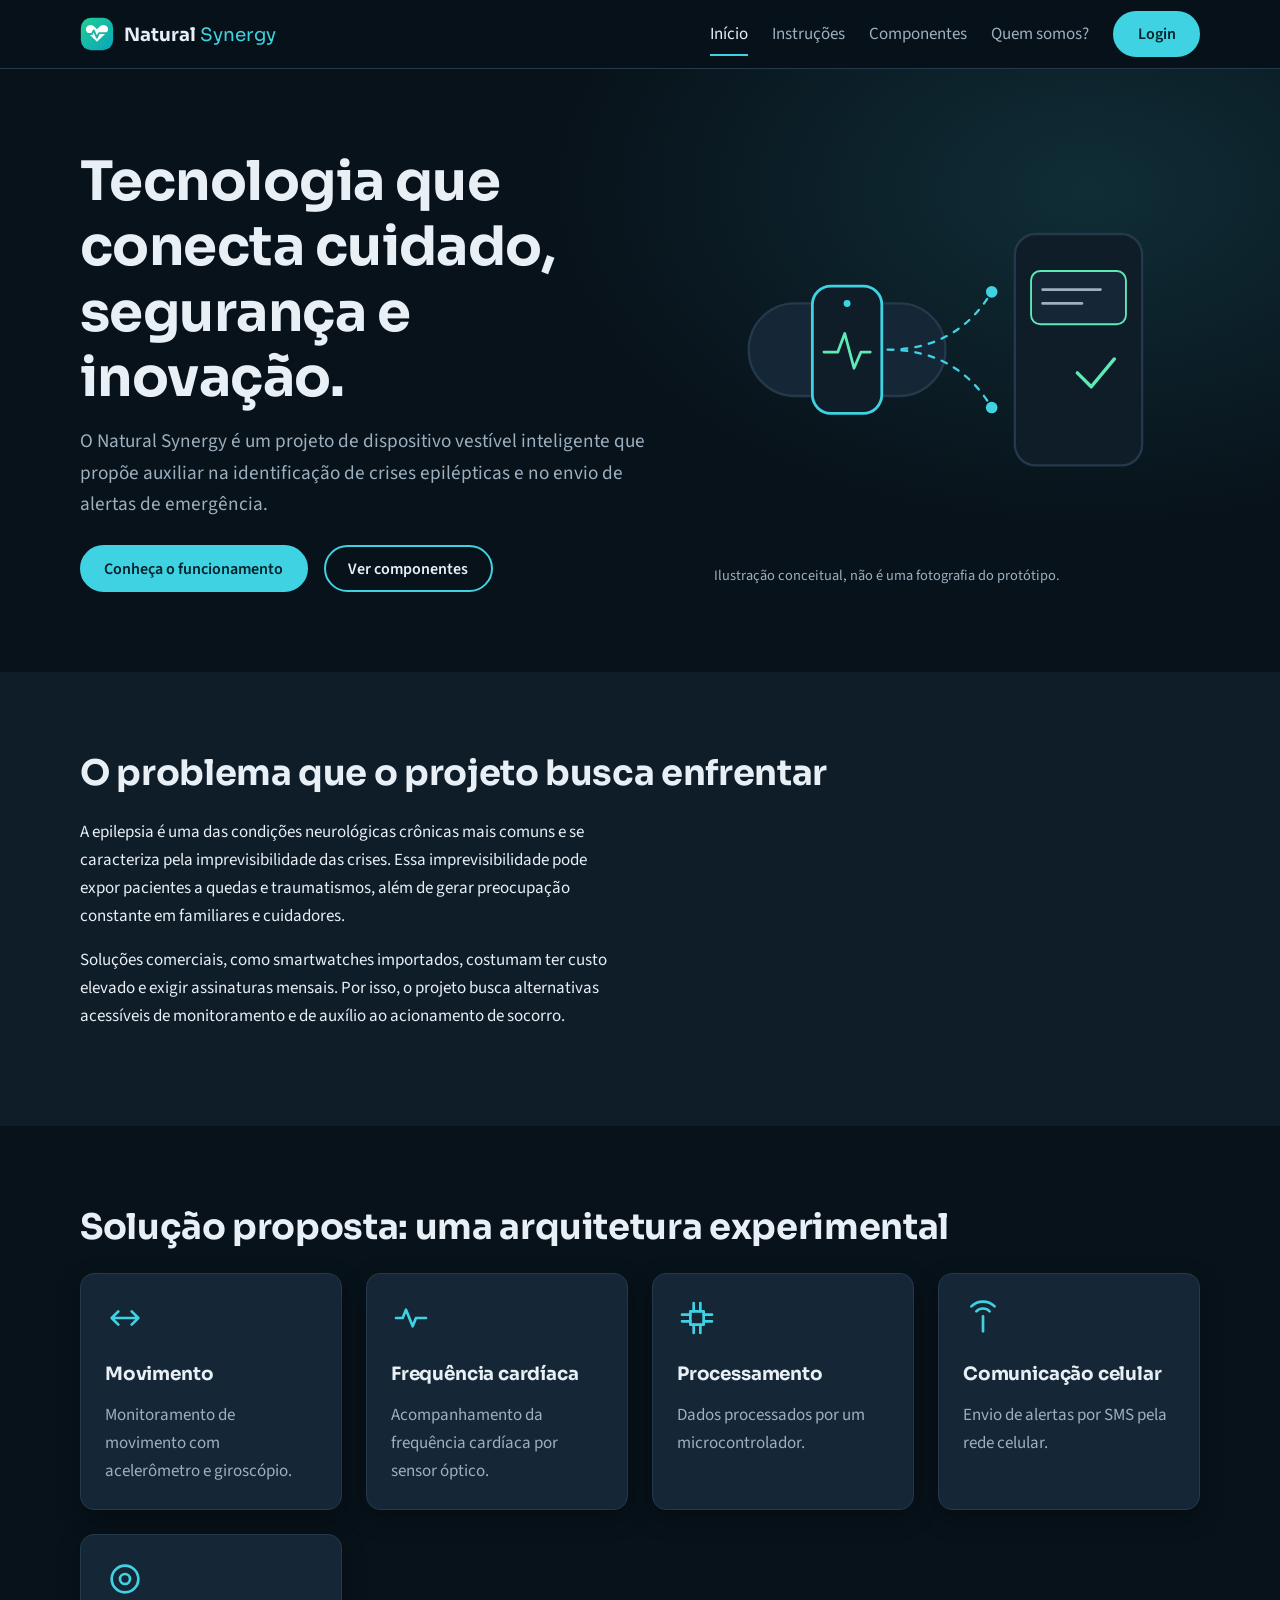
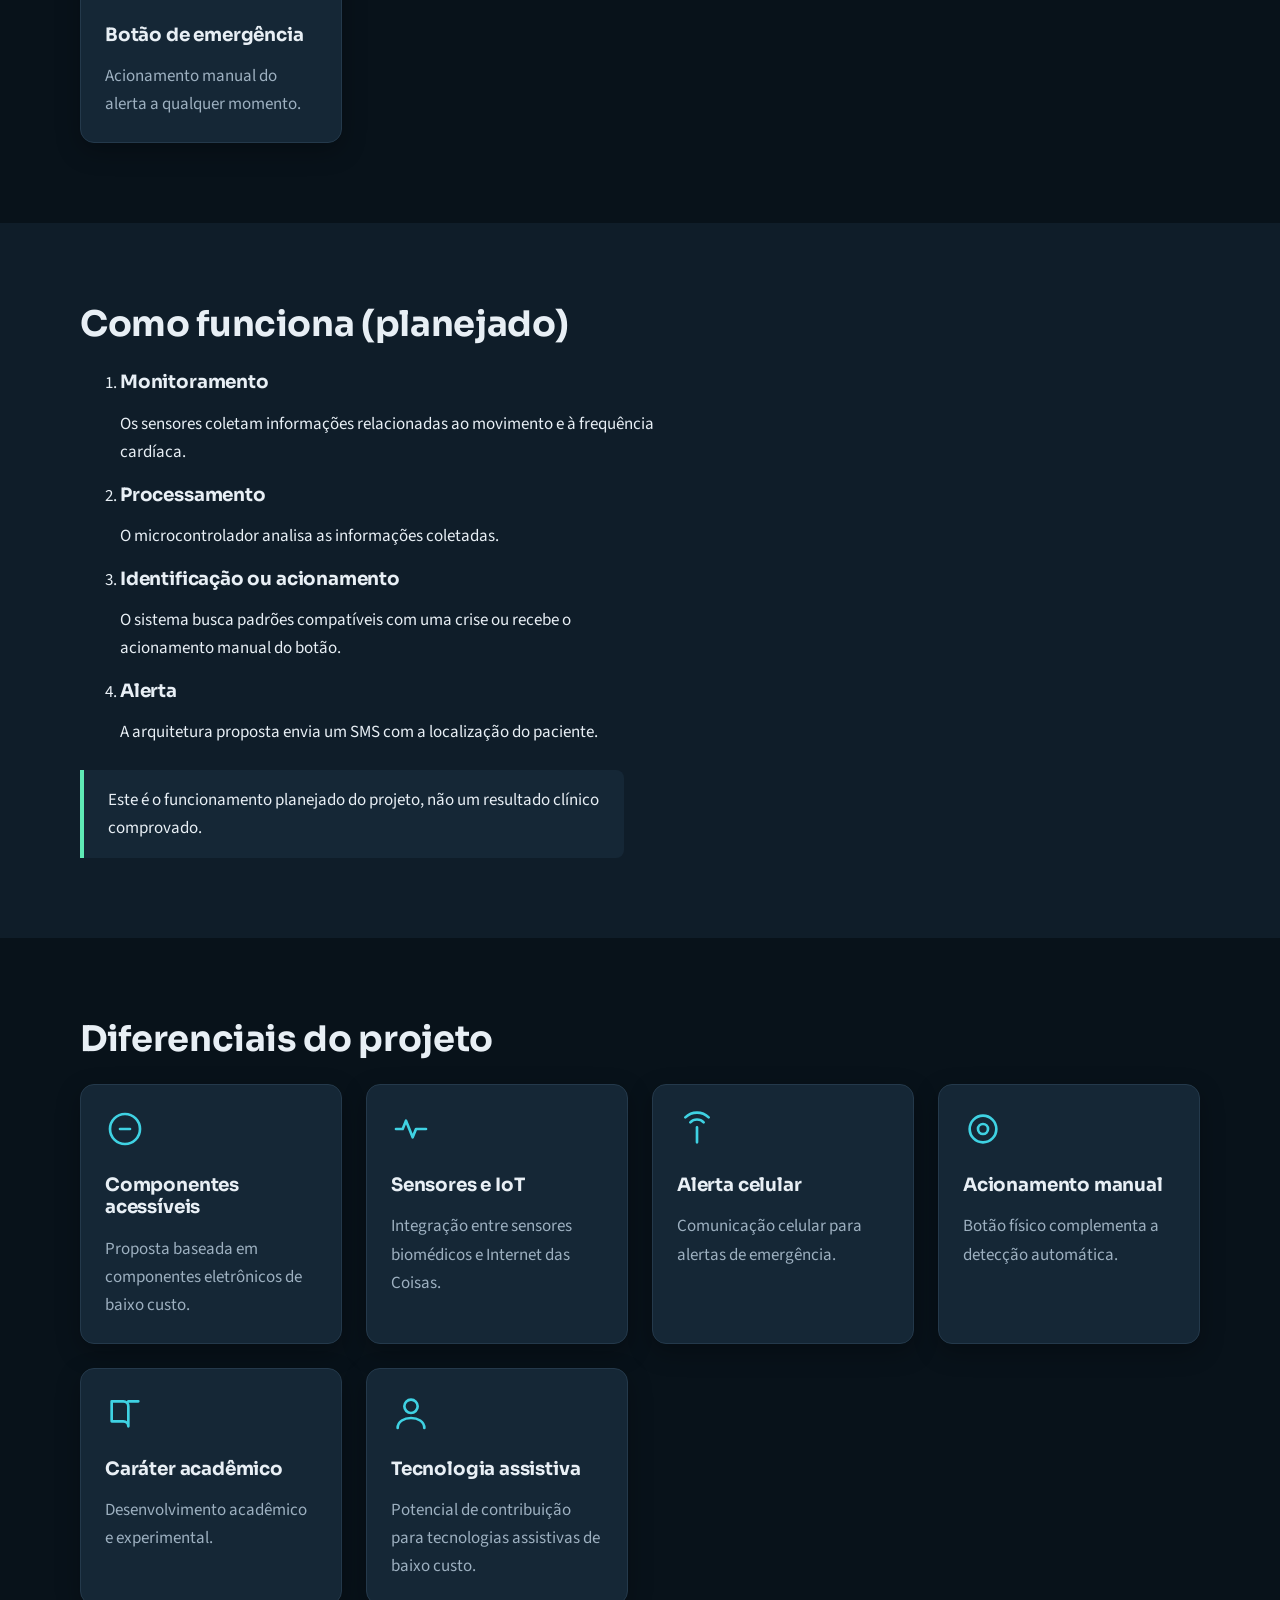
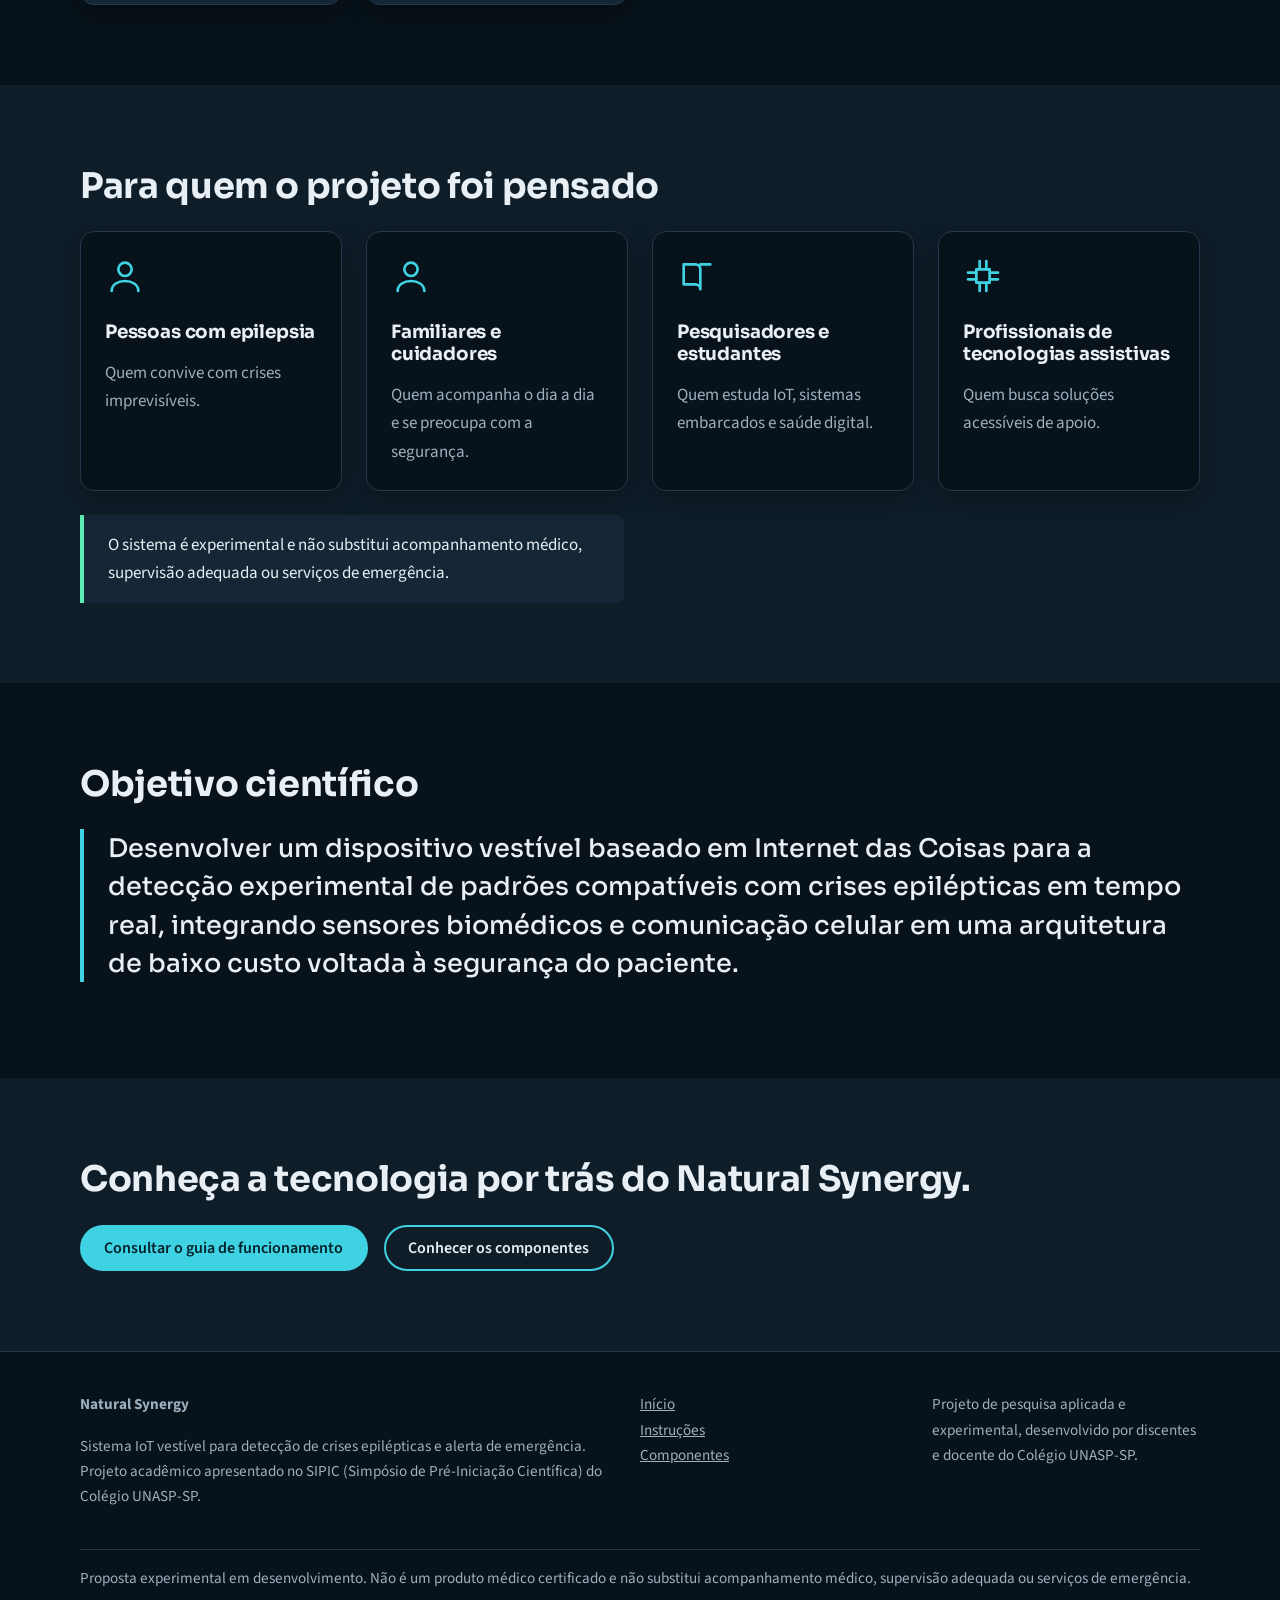
<file: frontend/index.html>
<!DOCTYPE html>
<html lang="pt-BR">
    <head>
        <meta charset="utf-8">
        <meta name="viewport" content="width=device-width, initial-scale=1">
        <title>Início | Natural Synergy</title>
        <meta name="description" content="Natural Synergy: sistema IoT vestível experimental para detecção de crises epilépticas e alerta de emergência.">
        <link rel="icon" type="image/svg+xml" href="imgs/natural-synergy-logo.svg">
        <link rel="apple-touch-icon" href="imgs/natural-synergy-logo.svg">
        <link rel="preconnect" href="https://fonts.googleapis.com">
        <link rel="preconnect" href="https://fonts.gstatic.com" crossorigin>
        <link rel="stylesheet" href="https://fonts.googleapis.com/css2?family=Sora:wght@400;600;700&family=Source+Sans+3:wght@400;600&display=swap">
        <link rel="stylesheet" href="css/global.css">
    </head>

    <body>

        <a class="skip-link" href="#conteudo">Ir para o conteúdo</a>

        <header class="site-header">
            <div class="container">
                <a class="brand" href="index.html" aria-label="Natural Synergy, página inicial">
                    <img src="imgs/natural-synergy-logo.svg" alt="" aria-hidden="true">
                    <p style="margin:0">
                        Natural
                        <span>Synergy</span>
                    </p>
                </a>
                <button class="nav-toggle" aria-expanded="false" aria-controls="site-nav" aria-label="Abrir menu">Menu</button>
                <nav class="site-nav" id="site-nav" aria-label="Principal">
                    <ul>
                        <li>
                            <a href="index.html" aria-current="page">Início</a>
                        </li>
                        <li>
                            <a href="pages/instrucoes.html">Instruções</a>
                        </li>
                        <li>
                            <a href="pages/produto.html">Componentes</a>
                        </li>
                        <li>
                            <a href="pages/quem-somos.html">Quem somos?</a>
                        </li>
                        <li>
                            <a class="btn btn--primary" href="./pages/login.html">Login</a>
                        </li>
                    </ul>
                </nav>
            </div>
        </header>

        <main id="conteudo">

            <section class="hero">
                <div class="container">
                    <div class="hero-content">
                        <h1>Tecnologia que conecta cuidado, segurança e inovação.</h1>
                        <p>O Natural Synergy é um projeto de dispositivo vestível inteligente que propõe auxiliar na identificação de crises epilépticas e no envio de alertas de emergência.</p>
                        <div class="btn-row">
                            <a class="btn btn--primary" href="pages/instrucoes.html">Conheça o funcionamento</a>
                            <a class="btn btn--ghost" href="pages/produto.html">Ver componentes</a>
                        </div>
                    </div>
                    <figure class="hero-visual">
                        <svg viewBox="0 0 420 340" role="img" aria-labelledby="hv-t" fill="none" stroke-linecap="round" stroke-linejoin="round">
                            <title id="hv-t">Ilustração conceitual: pulseira com sensores que envia um alerta por SMS a um contato de emergência</title>
                            <rect x="30" y="130" width="170" height="80" rx="40" fill="#152736" stroke="#24394b" stroke-width="2"/>
                            <rect x="85" y="115" width="60" height="110" rx="16" fill="#0f1d29" stroke="#3fd2e3" stroke-width="2.4"/>
                            <path d="M95 172h12l6-16 8 30 6-14h8" stroke="#5eeab5" stroke-width="2.4"/>
                            <circle cx="115" cy="130" r="3" fill="#3fd2e3"/>
                            <path d="M150 170q60 0 90-50M150 170q60 0 90 50" stroke="#3fd2e3" stroke-width="2" stroke-dasharray="5 7"/>
                            <rect x="260" y="70" width="110" height="200" rx="18" fill="#0f1d29" stroke="#24394b" stroke-width="2"/>
                            <rect x="274" y="102" width="82" height="46" rx="8" fill="#152736" stroke="#5eeab5" stroke-width="1.6"/>
                            <path d="M284 118h50M284 130h34" stroke="#9db0c0" stroke-width="2.4"/>
                            <path d="M314 190l12 12 20-24" stroke="#5eeab5" stroke-width="3"/>
                            <circle cx="240" cy="120" r="5" fill="#3fd2e3"/>
                            <circle cx="240" cy="220" r="5" fill="#3fd2e3"/>
                        </svg>
                        <figcaption>Ilustração conceitual, não é uma fotografia do protótipo.</figcaption>
                    </figure>
                </div>
            </section>

            <section class="section section--alt" id="problema">
                <div class="container">
                    <h2 class="section-title">O problema que o projeto busca enfrentar</h2>
                    <p>A epilepsia é uma das condições neurológicas crônicas mais comuns e se caracteriza pela imprevisibilidade das crises. Essa imprevisibilidade pode expor pacientes a quedas e traumatismos, além de gerar preocupação constante em familiares e cuidadores.</p>
                    <p>Soluções comerciais, como smartwatches importados, costumam ter custo elevado e exigir assinaturas mensais. Por isso, o projeto busca alternativas acessíveis de monitoramento e de auxílio ao acionamento de socorro.</p>
                </div>
            </section>

            <section class="section" id="solucao">
                <div class="container">
                    <h2 class="section-title">Solução proposta: uma arquitetura experimental</h2>
                    <ul class="feature-grid">
                        <li class="feature-card">
                            <svg class="icon" viewBox="0 0 24 24" fill="none" stroke="currentColor" stroke-width="1.6" stroke-linecap="round" stroke-linejoin="round" aria-hidden="true">
                                <path d="M4 12h16M8 8l-4 4 4 4M16 8l4 4-4 4"/>
                            </svg>
                            <h3>Movimento</h3>
                            <p>Monitoramento de movimento com acelerômetro e giroscópio.</p>
                        </li>
                        <li class="feature-card">
                            <svg class="icon" viewBox="0 0 24 24" fill="none" stroke="currentColor" stroke-width="1.6" stroke-linecap="round" stroke-linejoin="round" aria-hidden="true">
                                <path d="M3 12h4l2-5 4 10 2-5h6"/>
                            </svg>
                            <h3>Frequência cardíaca</h3>
                            <p>Acompanhamento da frequência cardíaca por sensor óptico.</p>
                        </li>
                        <li class="feature-card">
                            <svg class="icon" viewBox="0 0 24 24" fill="none" stroke="currentColor" stroke-width="1.6" stroke-linecap="round" stroke-linejoin="round" aria-hidden="true">
                                <rect x="8" y="8" width="8" height="8"/>
                                <path d="M10 3v5M14 3v5M10 16v5M14 16v5M3 10h5M3 14h5M16 10h5M16 14h5"/>
                            </svg>
                            <h3>Processamento</h3>
                            <p>Dados processados por um microcontrolador.</p>
                        </li>
                        <li class="feature-card">
                            <svg class="icon" viewBox="0 0 24 24" fill="none" stroke="currentColor" stroke-width="1.6" stroke-linecap="round" stroke-linejoin="round" aria-hidden="true">
                                <path d="M12 20v-9M8 8a5.6 5.6 0 0 1 8 0M5 5a10 10 0 0 1 14 0"/>
                            </svg>
                            <h3>Comunicação celular</h3>
                            <p>Envio de alertas por SMS pela rede celular.</p>
                        </li>
                        <li class="feature-card">
                            <svg class="icon" viewBox="0 0 24 24" fill="none" stroke="currentColor" stroke-width="1.6" stroke-linecap="round" stroke-linejoin="round" aria-hidden="true">
                                <circle cx="12" cy="12" r="8"/>
                                <circle cx="12" cy="12" r="3"/>
                            </svg>
                            <h3>Botão de emergência</h3>
                            <p>Acionamento manual do alerta a qualquer momento.</p>
                        </li>
                    </ul>
                </div>
            </section>

            <section class="section section--alt" id="como-funciona">
                <div class="container">
                    <h2 class="section-title">Como funciona (planejado)</h2>
                    <ol class="flow">
                        <li>
                            <h3>Monitoramento</h3>
                            <p>Os sensores coletam informações relacionadas ao movimento e à frequência cardíaca.</p>
                        </li>
                        <li>
                            <h3>Processamento</h3>
                            <p>O microcontrolador analisa as informações coletadas.</p>
                        </li>
                        <li>
                            <h3>Identificação ou acionamento</h3>
                            <p>O sistema busca padrões compatíveis com uma crise ou recebe o acionamento manual do botão.</p>
                        </li>
                        <li>
                            <h3>Alerta</h3>
                            <p>A arquitetura proposta envia um SMS com a localização do paciente.</p>
                        </li>
                    </ol>
                    <div class="callout" style="margin-top:1.5rem">
                        <p>Este é o funcionamento planejado do projeto, não um resultado clínico comprovado.</p>
                    </div>
                </div>
            </section>

            <section class="section" id="diferenciais">
                <div class="container">
                    <h2 class="section-title">Diferenciais do projeto</h2>
                    <ul class="feature-grid">
                        <li class="feature-card">
                            <svg class="icon" viewBox="0 0 24 24" fill="none" stroke="currentColor" stroke-width="1.6" stroke-linecap="round" stroke-linejoin="round" aria-hidden="true">
                                <circle cx="12" cy="12" r="9"/>
                                <path d="M9 12h6"/>
                            </svg>
                            <h3>Componentes acessíveis</h3>
                            <p>Proposta baseada em componentes eletrônicos de baixo custo.</p>
                        </li>
                        <li class="feature-card">
                            <svg class="icon" viewBox="0 0 24 24" fill="none" stroke="currentColor" stroke-width="1.6" stroke-linecap="round" stroke-linejoin="round" aria-hidden="true">
                                <path d="M3 12h4l2-5 4 10 2-5h6"/>
                            </svg>
                            <h3>Sensores e IoT</h3>
                            <p>Integração entre sensores biomédicos e Internet das Coisas.</p>
                        </li>
                        <li class="feature-card">
                            <svg class="icon" viewBox="0 0 24 24" fill="none" stroke="currentColor" stroke-width="1.6" stroke-linecap="round" stroke-linejoin="round" aria-hidden="true">
                                <path d="M12 20v-9M8 8a5.6 5.6 0 0 1 8 0M5 5a10 10 0 0 1 14 0"/>
                            </svg>
                            <h3>Alerta celular</h3>
                            <p>Comunicação celular para alertas de emergência.</p>
                        </li>
                        <li class="feature-card">
                            <svg class="icon" viewBox="0 0 24 24" fill="none" stroke="currentColor" stroke-width="1.6" stroke-linecap="round" stroke-linejoin="round" aria-hidden="true">
                                <circle cx="12" cy="12" r="8"/>
                                <circle cx="12" cy="12" r="3"/>
                            </svg>
                            <h3>Acionamento manual</h3>
                            <p>Botão físico complementa a detecção automática.</p>
                        </li>
                        <li class="feature-card">
                            <svg class="icon" viewBox="0 0 24 24" fill="none" stroke="currentColor" stroke-width="1.6" stroke-linecap="round" stroke-linejoin="round" aria-hidden="true">
                                <path d="M4 5h7a3 3 0 0 1 3 3v12a3 3 0 0 0-3-3H4zM20 5h-6"/>
                            </svg>
                            <h3>Caráter acadêmico</h3>
                            <p>Desenvolvimento acadêmico e experimental.</p>
                        </li>
                        <li class="feature-card">
                            <svg class="icon" viewBox="0 0 24 24" fill="none" stroke="currentColor" stroke-width="1.6" stroke-linecap="round" stroke-linejoin="round" aria-hidden="true">
                                <circle cx="12" cy="8" r="4"/>
                                <path d="M4 21c0-4 4-6 8-6s8 2 8 6"/>
                            </svg>
                            <h3>Tecnologia assistiva</h3>
                            <p>Potencial de contribuição para tecnologias assistivas de baixo custo.</p>
                        </li>
                    </ul>
                </div>
            </section>

            <section class="section section--alt" id="publico">
                <div class="container">
                    <h2 class="section-title">Para quem o projeto foi pensado</h2>
                    <ul class="feature-grid">
                        <li class="feature-card">
                            <svg class="icon" viewBox="0 0 24 24" fill="none" stroke="currentColor" stroke-width="1.6" stroke-linecap="round" stroke-linejoin="round" aria-hidden="true">
                                <circle cx="12" cy="8" r="4"/>
                                <path d="M4 21c0-4 4-6 8-6s8 2 8 6"/>
                            </svg>
                            <h3>Pessoas com epilepsia</h3>
                            <p>Quem convive com crises imprevisíveis.</p>
                        </li>
                        <li class="feature-card">
                            <svg class="icon" viewBox="0 0 24 24" fill="none" stroke="currentColor" stroke-width="1.6" stroke-linecap="round" stroke-linejoin="round" aria-hidden="true">
                                <circle cx="12" cy="8" r="4"/>
                                <path d="M4 21c0-4 4-6 8-6s8 2 8 6"/>
                            </svg>
                            <h3>Familiares e cuidadores</h3>
                            <p>Quem acompanha o dia a dia e se preocupa com a segurança.</p>
                        </li>
                        <li class="feature-card">
                            <svg class="icon" viewBox="0 0 24 24" fill="none" stroke="currentColor" stroke-width="1.6" stroke-linecap="round" stroke-linejoin="round" aria-hidden="true">
                                <path d="M4 5h7a3 3 0 0 1 3 3v12a3 3 0 0 0-3-3H4zM20 5h-6"/>
                            </svg>
                            <h3>Pesquisadores e estudantes</h3>
                            <p>Quem estuda IoT, sistemas embarcados e saúde digital.</p>
                        </li>
                        <li class="feature-card">
                            <svg class="icon" viewBox="0 0 24 24" fill="none" stroke="currentColor" stroke-width="1.6" stroke-linecap="round" stroke-linejoin="round" aria-hidden="true">
                                <rect x="8" y="8" width="8" height="8"/>
                                <path d="M10 3v5M14 3v5M10 16v5M14 16v5M3 10h5M3 14h5M16 10h5M16 14h5"/>
                            </svg>
                            <h3>Profissionais de tecnologias assistivas</h3>
                            <p>Quem busca soluções acessíveis de apoio.</p>
                        </li>
                    </ul>
                    <div class="callout" style="margin-top:1.5rem">
                        <p>O sistema é experimental e não substitui acompanhamento médico, supervisão adequada ou serviços de emergência.</p>
                    </div>
                </div>
            </section>

            <section class="section" id="objetivo">
                <div class="container">
                    <h2 class="section-title">Objetivo científico</h2>
                    <p class="goal">Desenvolver um dispositivo vestível baseado em Internet das Coisas para a detecção experimental de padrões compatíveis com crises epilépticas em tempo real, integrando sensores biomédicos e comunicação celular em uma arquitetura de baixo custo voltada à segurança do paciente.</p>
                </div>
            </section>

            <section class="section section--alt">
                <div class="container">
                    <h2 class="section-title">Conheça a tecnologia por trás do Natural Synergy.</h2>
                    <div class="btn-row">
                        <a class="btn btn--primary" href="pages/instrucoes.html">Consultar o guia de funcionamento</a>
                        <a class="btn btn--ghost" href="pages/produto.html">Conhecer os componentes</a>
                    </div>
                </div>
            </section>

        </main>

        <footer class="site-footer">
            <div class="container">
                <div>
                    <p>
                        <strong>Natural Synergy</strong>
                    </p>
                    <p>Sistema IoT vestível para detecção de crises epilépticas e alerta de emergência. Projeto acadêmico apresentado no SIPIC (Simpósio de Pré-Iniciação Científica) do Colégio UNASP-SP.</p>
                </div>
                <nav aria-label="Rodapé">
                    <ul>
                        <li>
                            <a href="index.html">Início</a>
                        </li>
                        <li>
                            <a href="pages/instrucoes.html">Instruções</a>
                        </li>
                        <li>
                            <a href="pages/produto.html">Componentes</a>
                        </li>
                    </ul>
                </nav>
                <p>Projeto de pesquisa aplicada e experimental, desenvolvido por discentes e docente do Colégio UNASP-SP.</p>
                <p class="notice">Proposta experimental em desenvolvimento. Não é um produto médico certificado e não substitui acompanhamento médico, supervisão adequada ou serviços de emergência.</p>
            </div>
        </footer>

        <script src="js/script.js"></script>

    </body>

</html>
</file>
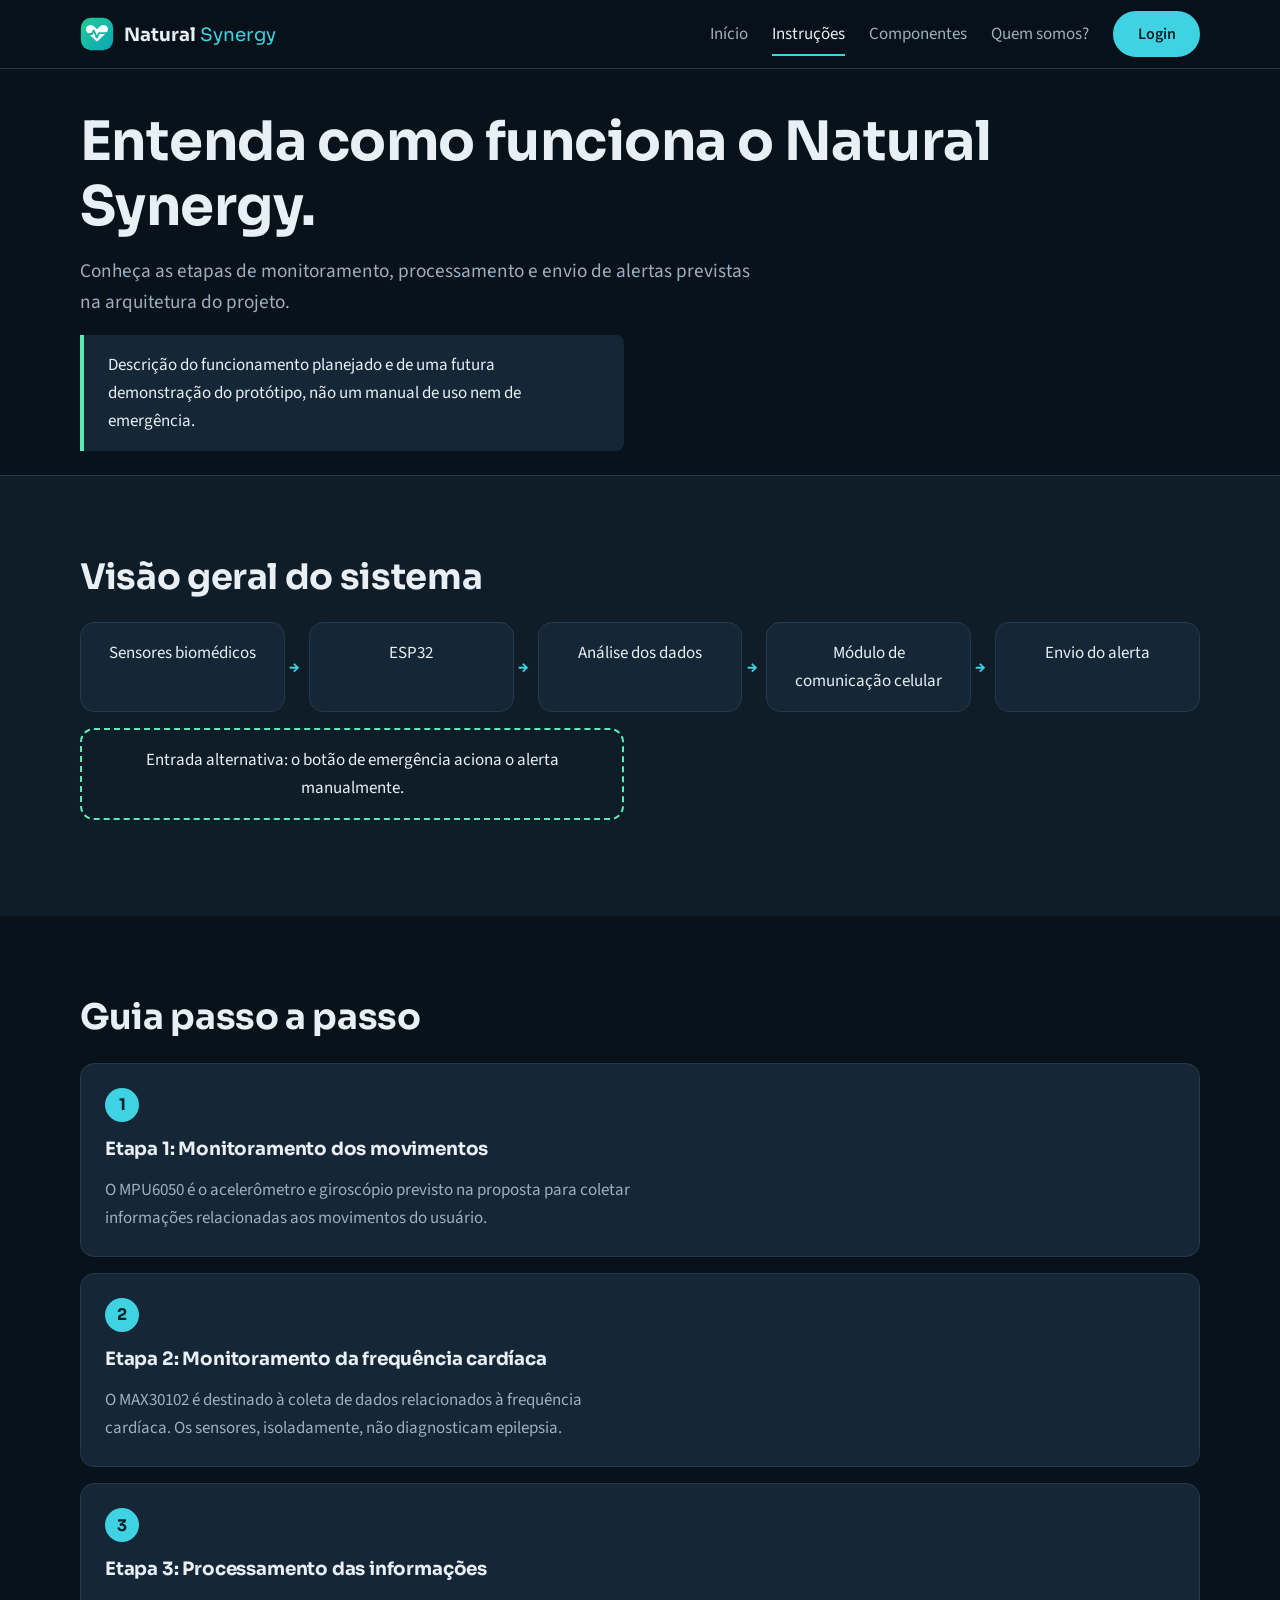
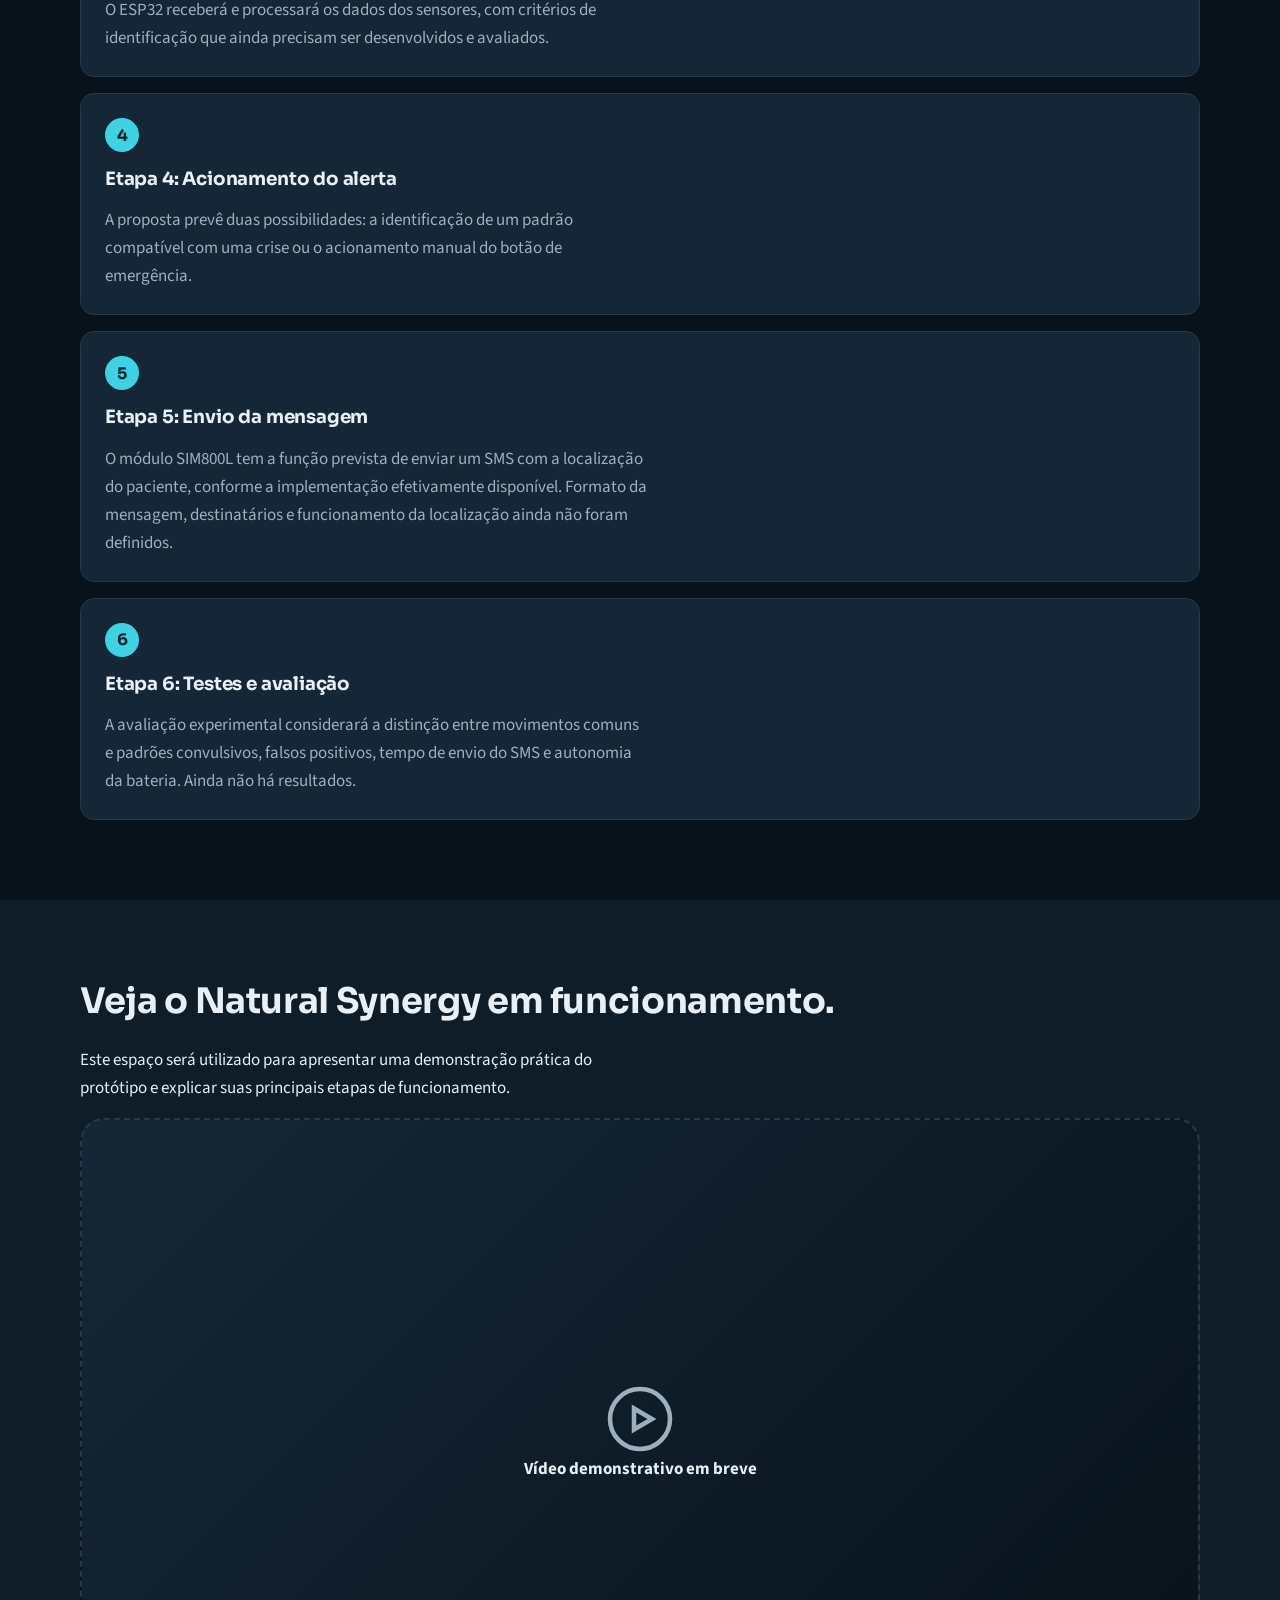
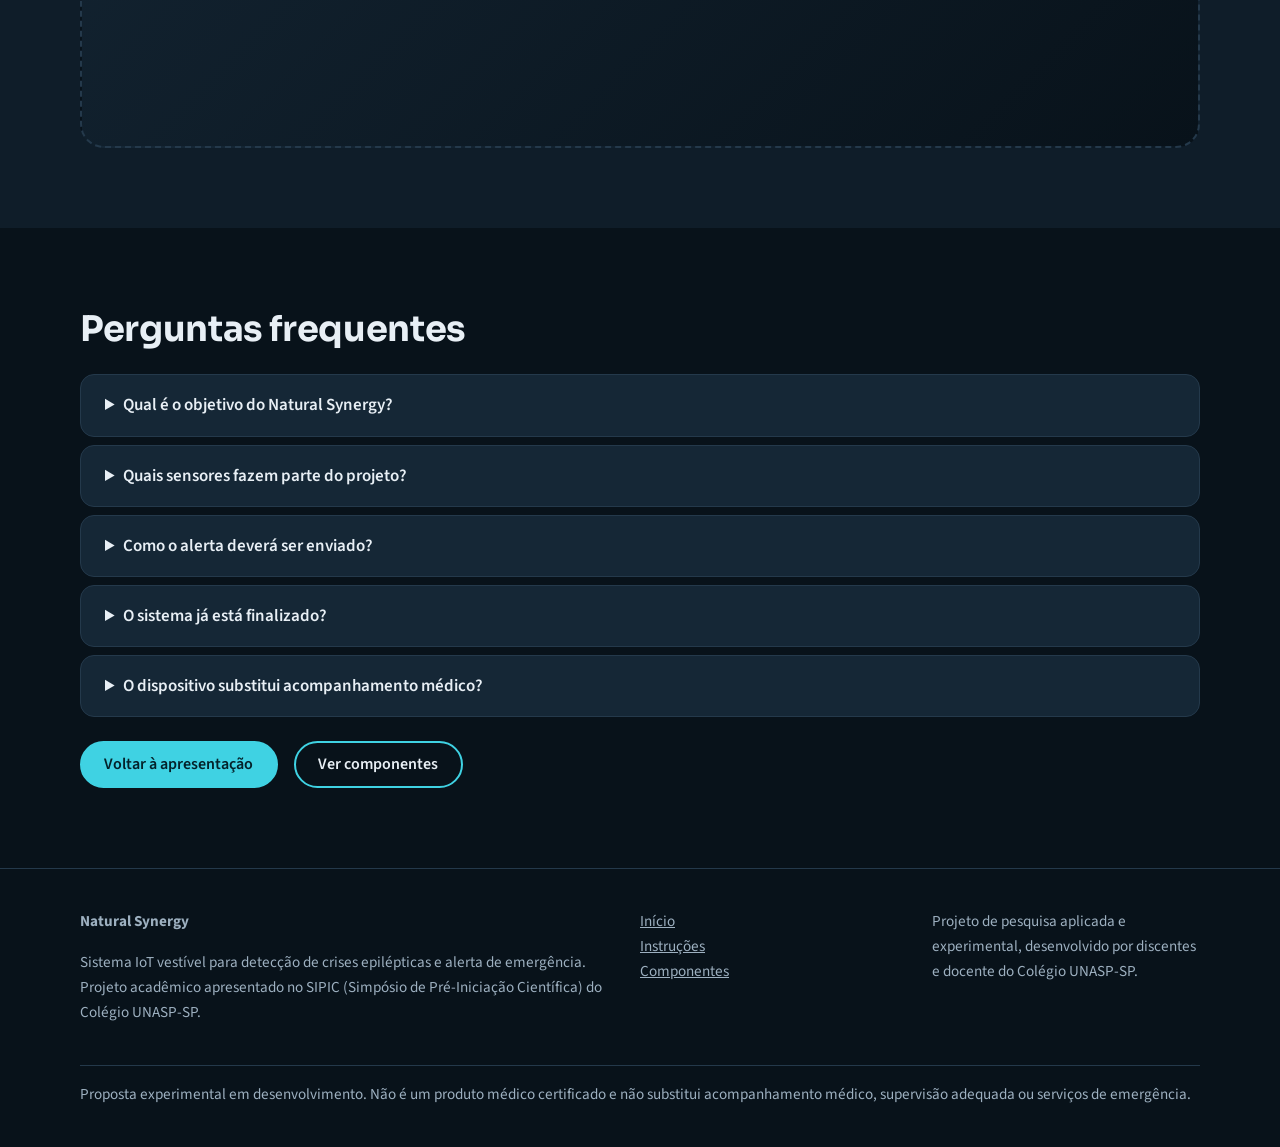
<file: frontend/pages/instrucoes.html>
<!DOCTYPE html>
<html lang="pt-BR">
    <head>
        <meta charset="utf-8">
        <meta name="viewport" content="width=device-width, initial-scale=1">
        <title>Instruções | Natural Synergy</title>
        <meta name="description" content="Guia do funcionamento planejado do Natural Synergy.">
        <link rel="icon" type="image/svg+xml" href="../imgs/natural-synergy-logo.svg">
        <link rel="apple-touch-icon" href="../imgs/natural-synergy-logo.svg">
        <link rel="preconnect" href="https://fonts.googleapis.com">
        <link rel="preconnect" href="https://fonts.gstatic.com" crossorigin>
        <link rel="stylesheet" href="https://fonts.googleapis.com/css2?family=Sora:wght@400;600;700&family=Source+Sans+3:wght@400;600&display=swap">
        <link rel="stylesheet" href="../css/global.css">
        <link rel="stylesheet" href="../css/instrucoes.css">
    </head>

    <body>

        <a class="skip-link" href="#conteudo">Ir para o conteúdo</a>

        <header class="site-header">
            <div class="container">
                <a class="brand" href="../index.html" aria-label="Natural Synergy, página inicial">
                    <img src="../imgs/natural-synergy-logo.svg" alt="" aria-hidden="true">
                    <p style="margin:0">
                        Natural
                        <span>Synergy</span>
                    </p>
                </a>
                <button class="nav-toggle" aria-expanded="false" aria-controls="site-nav" aria-label="Abrir menu">Menu</button>
                <nav class="site-nav" id="site-nav" aria-label="Principal">
                    <ul>
                        <li>
                            <a href="../index.html">Início</a>
                        </li>
                        <li>
                            <a href="instrucoes.html" aria-current="page">Instruções</a>
                        </li>
                        <li>
                            <a href="produto.html">Componentes</a>
                        </li>
                        <li>
                            <a href="quem-somos.html">Quem somos?</a>
                        </li>
                        <li>
                            <a class="btn btn--primary" href="./login.html">Login</a>
                        </li>
                    </ul>
                </nav>
            </div>
        </header>

        <main id="conteudo">

            <section class="page-hero">
                <div class="container">
                    <h1>Entenda como funciona o Natural Synergy.</h1>
                    <p class="lead">Conheça as etapas de monitoramento, processamento e envio de alertas previstas na arquitetura do projeto.</p>
                    <div class="callout">
                        <p>Descrição do funcionamento planejado e de uma futura demonstração do protótipo, não um manual de uso nem de emergência.</p>
                    </div>
                </div>
            </section>

            <section class="section section--alt" id="visao-geral">
                <div class="container">
                    <h2 class="section-title">Visão geral do sistema</h2>
                    <ol class="diagram">
                        <li>Sensores biomédicos</li>
                        <li>ESP32</li>
                        <li>Análise dos dados</li>
                        <li>Módulo de comunicação celular</li>
                        <li>Envio do alerta</li>
                    </ol>
                    <p class="diagram-alt">Entrada alternativa: o botão de emergência aciona o alerta manualmente.</p>
                </div>
            </section>

            <section class="section" id="passo-a-passo">
                <div class="container">
                    <h2 class="section-title">Guia passo a passo</h2>
                    <ol class="steps-list">
                        <li>
                            <h3>Etapa 1: Monitoramento dos movimentos</h3>
                            <p>O MPU6050 é o acelerômetro e giroscópio previsto na proposta para coletar informações relacionadas aos movimentos do usuário.</p>
                        </li>
                        <li>
                            <h3>Etapa 2: Monitoramento da frequência cardíaca</h3>
                            <p>O MAX30102 é destinado à coleta de dados relacionados à frequência cardíaca. Os sensores, isoladamente, não diagnosticam epilepsia.</p>
                        </li>
                        <li>
                            <h3>Etapa 3: Processamento das informações</h3>
                            <p>O ESP32 receberá e processará os dados dos sensores, com critérios de identificação que ainda precisam ser desenvolvidos e avaliados.</p>
                        </li>
                        <li>
                            <h3>Etapa 4: Acionamento do alerta</h3>
                            <p>A proposta prevê duas possibilidades: a identificação de um padrão compatível com uma crise ou o acionamento manual do botão de emergência.</p>
                        </li>
                        <li>
                            <h3>Etapa 5: Envio da mensagem</h3>
                            <p>O módulo SIM800L tem a função prevista de enviar um SMS com a localização do paciente, conforme a implementação efetivamente disponível. Formato da mensagem, destinatários e funcionamento da localização ainda não foram definidos.</p>
                        </li>
                        <li>
                            <h3>Etapa 6: Testes e avaliação</h3>
                            <p>A avaliação experimental considerará a distinção entre movimentos comuns e padrões convulsivos, falsos positivos, tempo de envio do SMS e autonomia da bateria. Ainda não há resultados.</p>
                        </li>
                    </ol>
                </div>
            </section>

            <section class="section section--alt" id="video">
                <div class="container">
                    <h2 class="section-title">Veja o Natural Synergy em funcionamento.</h2>
                    <p>Este espaço será utilizado para apresentar uma demonstração prática do protótipo e explicar suas principais etapas de funcionamento.</p>
                    <div id="video-slot">
                        <div class="video-placeholder">
                            <svg viewBox="0 0 24 24" fill="none" stroke="currentColor" stroke-width="1.5" aria-hidden="true">
                                <circle cx="12" cy="12" r="10"/>
                                <path d="M10 8.5v7l6-3.5z"/>
                            </svg>
                            <p style="margin:0">
                                <strong>Vídeo demonstrativo em breve</strong>
                            </p>
                        </div>
                    </div>
                </div>
            </section>

            <section class="section" id="faq">
                <div class="container">
                    <h2 class="section-title">Perguntas frequentes</h2>
                    <div class="faq">
                        <details>
                            <summary>Qual é o objetivo do Natural Synergy?</summary>
                            <p>Desenvolver um dispositivo vestível baseado em IoT para a detecção experimental de crises epilépticas, integrando sensores biomédicos e comunicação celular em uma arquitetura de baixo custo.</p>
                        </details>
                        <details>
                            <summary>Quais sensores fazem parte do projeto?</summary>
                            <p>O MPU6050 (acelerômetro e giroscópio) e o MAX30102 (frequência cardíaca), conectados a um ESP32.</p>
                        </details>
                        <details>
                            <summary>Como o alerta deverá ser enviado?</summary>
                            <p>Por SMS, com a localização do paciente, usando o módulo SIM800L. Os detalhes da implementação ainda serão definidos.</p>
                        </details>
                        <details>
                            <summary>O sistema já está finalizado?</summary>
                            <p>Não. O projeto é experimental: o desenvolvimento do protótipo e a validação ainda são necessários.</p>
                        </details>
                        <details>
                            <summary>O dispositivo substitui acompanhamento médico?</summary>
                            <p>Não. Ele não substitui acompanhamento médico, supervisão adequada nem serviços de emergência.</p>
                        </details>
                    </div>
                    <div class="btn-row">
                        <a class="btn btn--primary" href="../index.html">Voltar à apresentação</a>
                        <a class="btn btn--ghost" href="produto.html">Ver componentes</a>
                    </div>
                </div>
            </section>

        </main>

        <footer class="site-footer">
            <div class="container">
                <div>
                    <p>
                        <strong>Natural Synergy</strong>
                    </p>
                    <p>Sistema IoT vestível para detecção de crises epilépticas e alerta de emergência. Projeto acadêmico apresentado no SIPIC (Simpósio de Pré-Iniciação Científica) do Colégio UNASP-SP.</p>
                </div>
                <nav aria-label="Rodapé">
                    <ul>
                        <li>
                            <a href="../index.html">Início</a>
                        </li>
                        <li>
                            <a href="instrucoes.html">Instruções</a>
                        </li>
                        <li>
                            <a href="produto.html">Componentes</a>
                        </li>
                    </ul>
                </nav>
                <p>Projeto de pesquisa aplicada e experimental, desenvolvido por discentes e docente do Colégio UNASP-SP.</p>
                <p class="notice">Proposta experimental em desenvolvimento. Não é um produto médico certificado e não substitui acompanhamento médico, supervisão adequada ou serviços de emergência.</p>
            </div>
        </footer>

        <script src="../js/script.js"></script>
        
    </body>
</html>
</file>
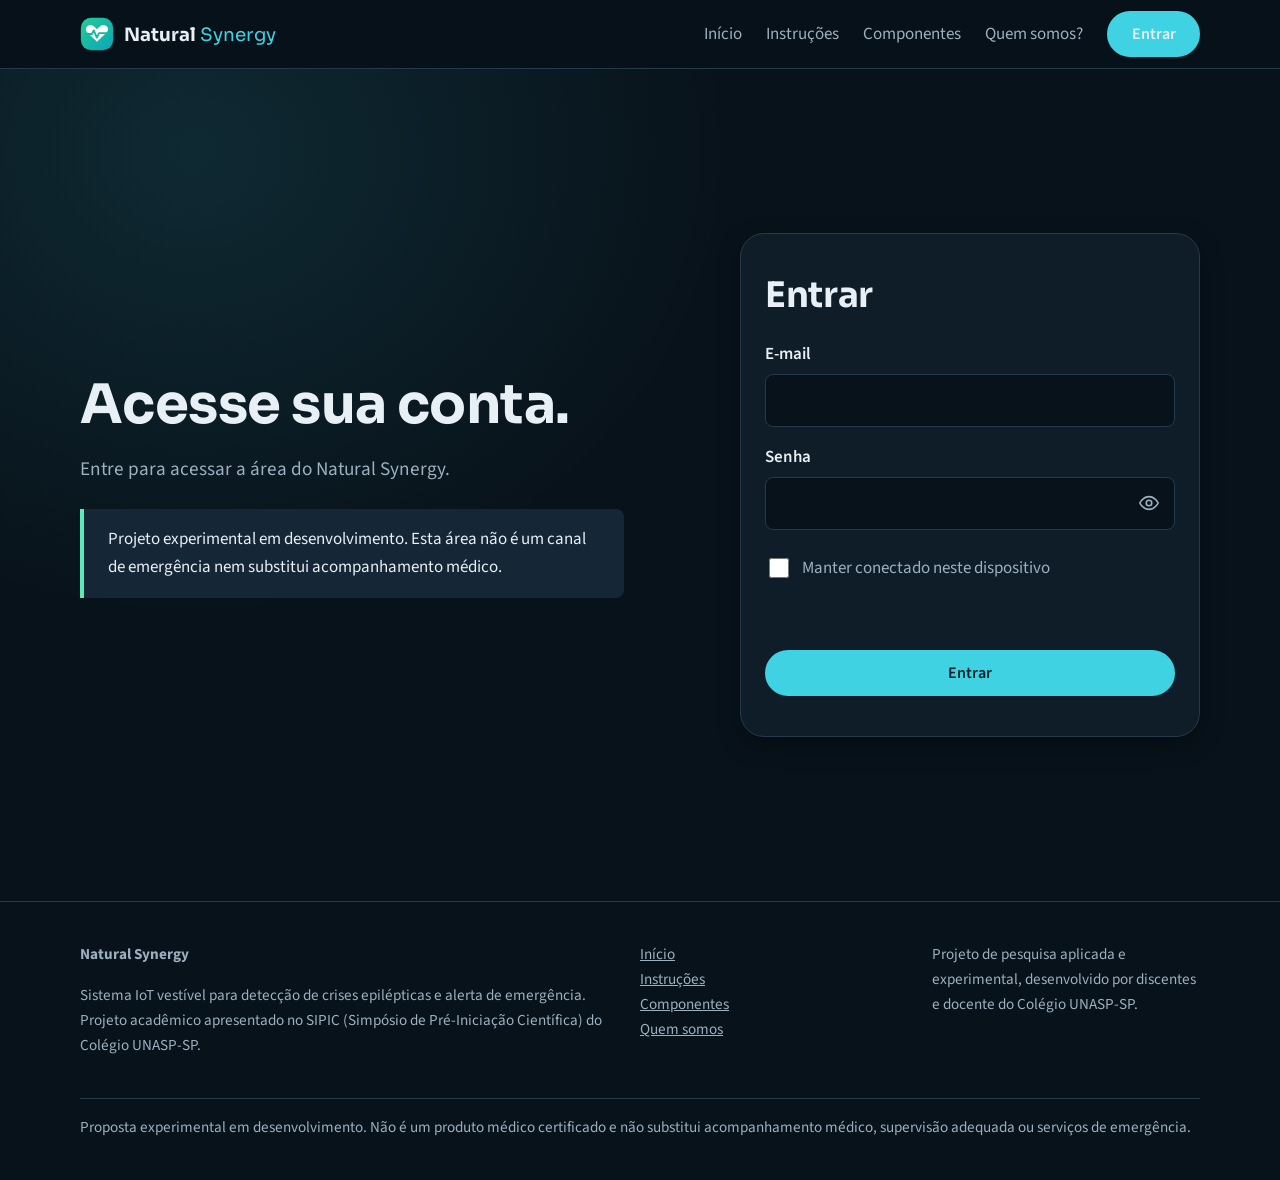
<file: frontend/pages/login.html>
<!DOCTYPE html>
<html lang="pt-BR">
    <head>
        <meta charset="utf-8">
        <meta name="viewport" content="width=device-width, initial-scale=1">
        <title>Entrar | Natural Synergy</title>
        <meta name="description" content="Acesse sua conta no Natural Synergy.">
        <!-- Backend: preencher com o token CSRF da sessão (opcional). O login.js envia no cabeçalho X-CSRF-Token. -->
        <meta name="csrf-token" content="">
        <link rel="icon" type="image/svg+xml" href="../imgs/natural-synergy-logo.svg">
        <link rel="apple-touch-icon" href="../imgs/natural-synergy-logo.svg">
        <link rel="preconnect" href="https://fonts.googleapis.com">
        <link rel="preconnect" href="https://fonts.gstatic.com" crossorigin>
        <link rel="stylesheet" href="https://fonts.googleapis.com/css2?family=Sora:wght@400;600;700&family=Source+Sans+3:wght@400;600&display=swap">
        <link rel="stylesheet" href="../css/global.css">
        <link rel="stylesheet" href="../css/login.css">
    </head>

    <body>

        <a class="skip-link" href="#conteudo">Ir para o conteúdo</a>

        <header class="site-header">
            <div class="container">
                <a class="brand" href="../index.html" aria-label="Natural Synergy, página inicial">
                    <img src="../imgs/natural-synergy-logo.svg" alt="" aria-hidden="true">
                    <p style="margin:0">
                        Natural
                        <span>Synergy</span>
                    </p>
                </a>
                <button class="nav-toggle" aria-expanded="false" aria-controls="site-nav" aria-label="Abrir menu">Menu</button>
                <nav class="site-nav" id="site-nav" aria-label="Principal">
                    <ul>
                        <li>
                            <a href="../index.html">Início</a>
                        </li>
                        <li>
                            <a href="instrucoes.html">Instruções</a>
                        </li>
                        <li>
                            <a href="produto.html">Componentes</a>
                        </li>
                        <li>
                            <a href="quem-somos.html">Quem somos?</a>
                        </li>
                        <li>
                            <a class="btn btn--primary" href="login.html" aria-current="page">Entrar</a>
                        </li>
                    </ul>
                </nav>
            </div>
        </header>

        <main id="conteudo">

            <section class="auth">
                <div class="container auth__grid">

                    <div class="auth__intro">
                        <h1>Acesse sua conta.</h1>
                        <p class="lead">Entre para acessar a área do Natural Synergy.</p>
                        <div class="callout">
                            <p>Projeto experimental em desenvolvimento. Esta área não é um canal de emergência nem substitui acompanhamento médico.</p>
                        </div>
                    </div>

                    <div class="auth-card">
                        <h2>Entrar</h2>

                        <!-- Backend: o formulário já aponta para a rota de login. O login.js intercepta o envio (fetch/JSON);
                             sem JavaScript, o navegador envia um POST tradicional para este mesmo action. -->
                        <form class="auth-form" id="login-form" action="/api/auth/login" method="post" novalidate>

                            <div class="form-field">
                                <label for="lg-email">E-mail</label>
                                <input type="email" id="lg-email" name="email" autocomplete="username" inputmode="email" autocapitalize="none" spellcheck="false" required aria-describedby="lg-email-erro">
                                <p class="field-error" id="lg-email-erro" hidden></p>
                            </div>

                            <div class="form-field">
                                <label for="lg-senha">Senha</label>
                                <div class="password-wrap">
                                    <input type="password" id="lg-senha" name="senha" autocomplete="current-password" required aria-describedby="lg-senha-erro">
                                    <button type="button" class="password-toggle" id="lg-toggle" aria-controls="lg-senha" aria-pressed="false" aria-label="Mostrar senha">
                                        <svg viewBox="0 0 24 24" fill="none" stroke="currentColor" stroke-width="1.8" stroke-linecap="round" stroke-linejoin="round" aria-hidden="true">
                                            <path d="M2 12s3.5-7 10-7 10 7 10 7-3.5 7-10 7S2 12 2 12z"/>
                                            <circle cx="12" cy="12" r="3"/>
                                        </svg>
                                    </button>
                                </div>
                                <p class="field-error" id="lg-senha-erro" hidden></p>
                            </div>

                            <label class="check" for="lg-lembrar">
                                <input type="checkbox" id="lg-lembrar" name="lembrar">
                                <span>Manter conectado neste dispositivo</span>
                            </label>

                            <p class="form-status" id="login-status" role="status" aria-live="polite"></p>

                            <button class="btn btn--primary btn--block" type="submit" id="login-submit">
                                <span class="btn__label">Entrar</span>
                            </button>
                        </form>

                        <noscript>
                            <p class="form-status">Sem JavaScript, o formulário será enviado diretamente ao servidor.</p>
                        </noscript>
                    </div>

                </div>
            </section>

        </main>

        <footer class="site-footer">
            <div class="container">
                <div>
                    <p>
                        <strong>Natural Synergy</strong>
                    </p>
                    <p>Sistema IoT vestível para detecção de crises epilépticas e alerta de emergência. Projeto acadêmico apresentado no SIPIC (Simpósio de Pré-Iniciação Científica) do Colégio UNASP-SP.</p>
                </div>
                <nav aria-label="Rodapé">
                    <ul>
                        <li>
                            <a href="../index.html">Início</a>
                        </li>
                        <li>
                            <a href="instrucoes.html">Instruções</a>
                        </li>
                        <li>
                            <a href="produto.html">Componentes</a>
                        </li>
                        <li>
                            <a href="quem-somos.html">Quem somos</a>
                        </li>
                    </ul>
                </nav>
                <p>Projeto de pesquisa aplicada e experimental, desenvolvido por discentes e docente do Colégio UNASP-SP.</p>
                <p class="notice">Proposta experimental em desenvolvimento. Não é um produto médico certificado e não substitui acompanhamento médico, supervisão adequada ou serviços de emergência.</p>
            </div>
        </footer>

        <script src="../js/script.js"></script>
        <script src="../js/login.js"></script>

    </body>
</html>
</file>
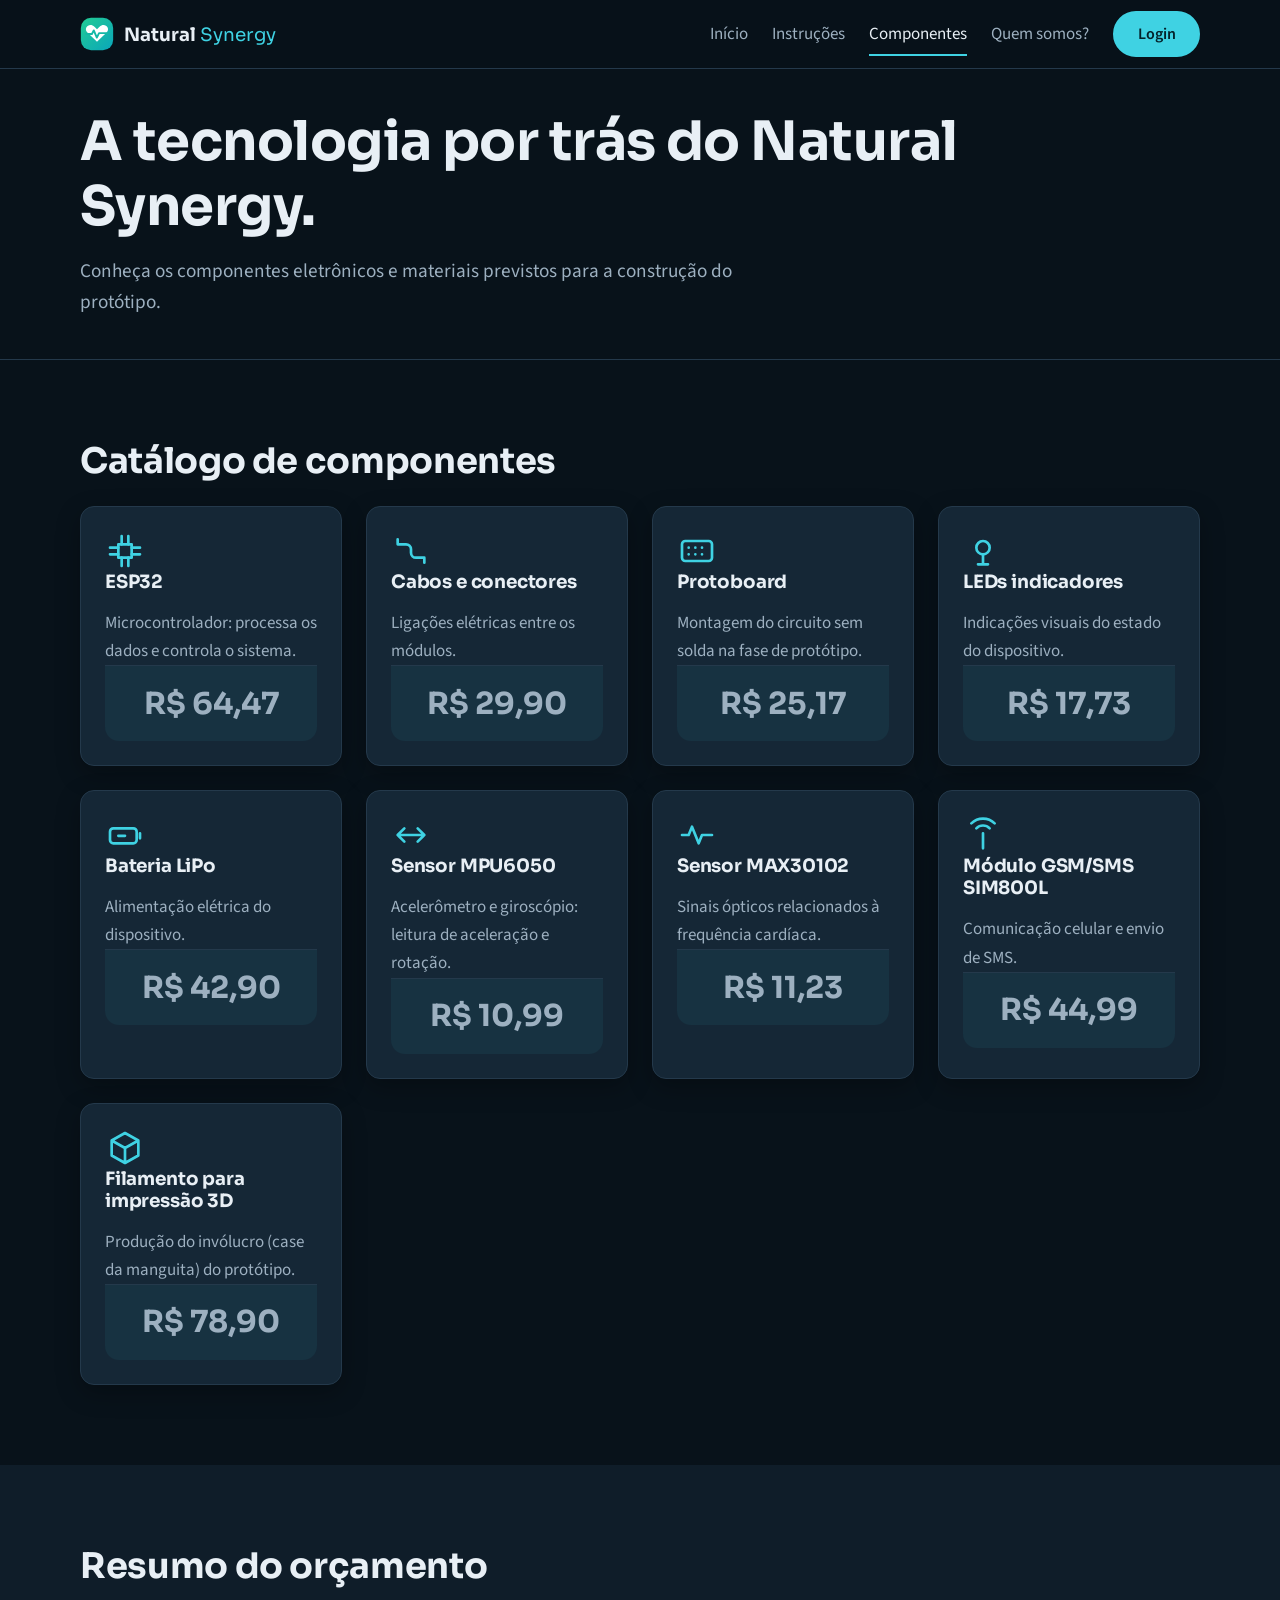
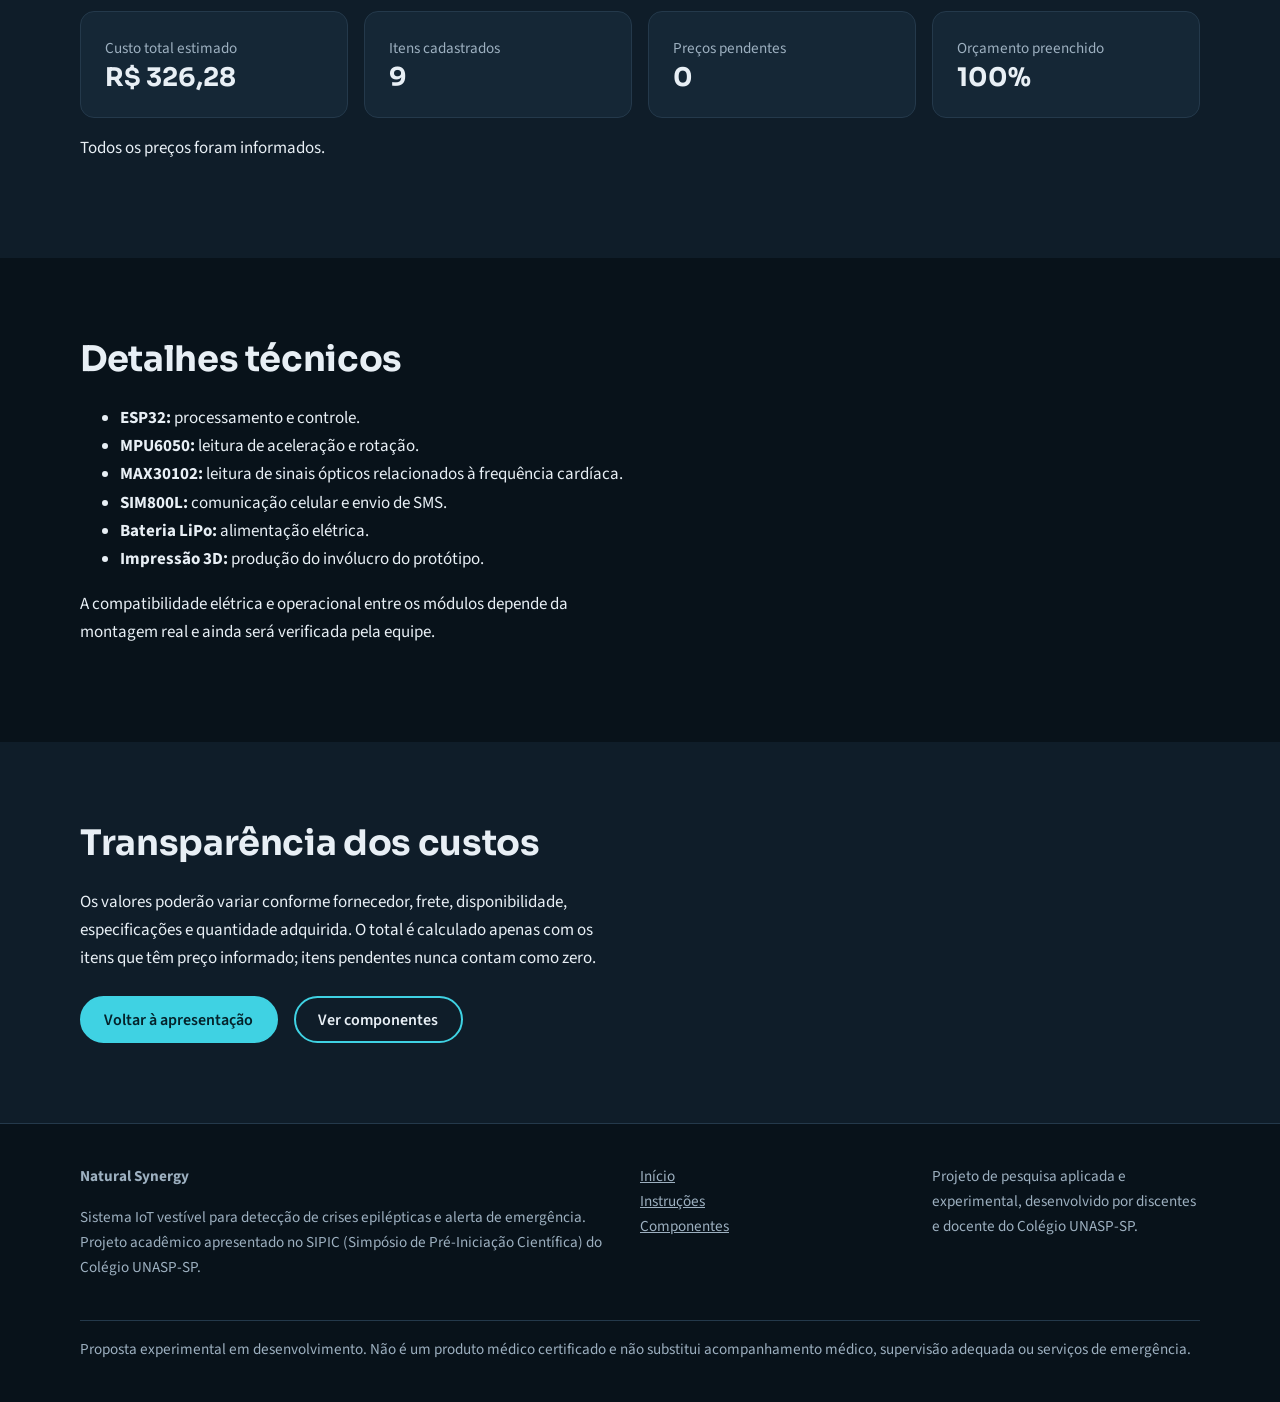
<file: frontend/pages/produto.html>
<!DOCTYPE html>
<html lang="pt-BR">
    <head>
        <meta charset="utf-8">
        <meta name="viewport" content="width=device-width, initial-scale=1">
        <title>Componentes | Natural Synergy</title>
        <meta name="description" content="Componentes e custos do protótipo Natural Synergy.">
        <link rel="icon" type="image/svg+xml" href="../imgs/natural-synergy-logo.svg">
        <link rel="apple-touch-icon" href="../imgs/natural-synergy-logo.svg">
        <link rel="preconnect" href="https://fonts.googleapis.com">
        <link rel="preconnect" href="https://fonts.gstatic.com" crossorigin>
        <link rel="stylesheet" href="https://fonts.googleapis.com/css2?family=Sora:wght@400;600;700&family=Source+Sans+3:wght@400;600&display=swap">
        <link rel="stylesheet" href="../css/global.css">
        <link rel="stylesheet" href="../css/produto.css">
    </head>

    <body>

        <a class="skip-link" href="#conteudo">Ir para o conteúdo</a>

        <header class="site-header">
            <div class="container">
                <a class="brand" href="../index.html" aria-label="Natural Synergy, página inicial">
                    <img src="../imgs/natural-synergy-logo.svg" alt="" aria-hidden="true">
                    <p style="margin:0">
                        Natural
                        <span>Synergy</span>
                    </p>
                </a>
                <button class="nav-toggle" aria-expanded="false" aria-controls="site-nav" aria-label="Abrir menu">Menu</button>
                <nav class="site-nav" id="site-nav" aria-label="Principal">
                    <ul>
                        <li>
                            <a href="../index.html">Início</a>
                        </li>
                        <li>
                            <a href="instrucoes.html">Instruções</a>
                        </li>
                        <li>
                            <a href="produto.html" aria-current="page">Componentes</a>
                        </li>
                        <li>
                            <a href="quem-somos.html">Quem somos?</a>
                        </li>
                        <li>
                            <a class="btn btn--primary" href="./login.html">Login</a>
                        </li>
                    </ul>
                </nav>
            </div>
        </header>

        <main id="conteudo">

            <section class="page-hero">
                <div class="container">
                    <h1>A tecnologia por trás do Natural Synergy.</h1>
                    <p class="lead">Conheça os componentes eletrônicos e materiais previstos para a construção do protótipo.</p>
                </div>
            </section>

            <section class="section" id="catalogo">
                <div class="container">
                    <h2 class="section-title">Catálogo de componentes</h2>
                    <ul class="component-grid" id="component-grid">
                        <li>Carregando componentes...</li>
                    </ul>
                    <noscript>
                        <p>Ative o JavaScript para ver o catálogo e o orçamento.</p>
                    </noscript>
                </div>
            </section>

            <section class="section section--alt" id="orcamento">
                <div class="container">
                    <h2 class="section-title">Resumo do orçamento</h2>
                    <dl class="budget-summary">
                        <div>
                            <dt id="b-label">Total parcial</dt>
                            <dd id="b-total">-</dd>
                        </div>
                        <div>
                            <dt>Itens cadastrados</dt>
                            <dd id="b-itens">-</dd>
                        </div>
                        <div>
                            <dt>Preços pendentes</dt>
                            <dd id="b-pend">-</dd>
                        </div>
                        <div>
                            <dt>Orçamento preenchido</dt>
                            <dd id="b-pct">-</dd>
                        </div>
                    </dl>
                    <p id="b-msg"></p>
                </div>
            </section>

            <section class="section" id="detalhes">
                <div class="container">
                    <h2 class="section-title">Detalhes técnicos</h2>
                    <ul>
                        <li>
                            <strong>ESP32:</strong>
                            processamento e controle.
                        </li>
                        <li>
                            <strong>MPU6050:</strong>
                            leitura de aceleração e rotação.
                        </li>
                        <li>
                            <strong>MAX30102:</strong>
                            leitura de sinais ópticos relacionados à frequência cardíaca.
                        </li>
                        <li>
                            <strong>SIM800L:</strong>
                            comunicação celular e envio de SMS.
                        </li>
                        <li>
                            <strong>Bateria LiPo:</strong>
                            alimentação elétrica.
                        </li>
                        <li>
                            <strong>Impressão 3D:</strong>
                            produção do invólucro do protótipo.
                        </li>
                    </ul>
                    <p>A compatibilidade elétrica e operacional entre os módulos depende da montagem real e ainda será verificada pela equipe.</p>
                </div>
            </section>

            <section class="section section--alt" id="transparencia">
                <div class="container">
                    <h2 class="section-title">Transparência dos custos</h2>
                    <p>Os valores poderão variar conforme fornecedor, frete, disponibilidade, especificações e quantidade adquirida. O total é calculado apenas com os itens que têm preço informado; itens pendentes nunca contam como zero.</p>
                    <div class="btn-row">
                        <a class="btn btn--primary" href="../index.html">Voltar à apresentação</a>
                        <a class="btn btn--ghost" href="produto.html">Ver componentes</a>
                    </div>
                </div>
            </section>

        </main>

        <footer class="site-footer">
            <div class="container">
                <div>
                    <p>
                        <strong>Natural Synergy</strong>
                    </p>
                    <p>Sistema IoT vestível para detecção de crises epilépticas e alerta de emergência. Projeto acadêmico apresentado no SIPIC (Simpósio de Pré-Iniciação Científica) do Colégio UNASP-SP.</p>
                </div>
                <nav aria-label="Rodapé">
                    <ul>
                        <li>
                            <a href="../index.html">Início</a>
                        </li>
                        <li>
                            <a href="instrucoes.html">Instruções</a>
                        </li>
                        <li>
                            <a href="produto.html">Componentes</a>
                        </li>
                    </ul>
                </nav>
                <p>Projeto de pesquisa aplicada e experimental, desenvolvido por discentes e docente do Colégio UNASP-SP.</p>
                <p class="notice">Proposta experimental em desenvolvimento. Não é um produto médico certificado e não substitui acompanhamento médico, supervisão adequada ou serviços de emergência.</p>
            </div>
        </footer>

        <script src="../js/script.js"></script>
        
    </body>
</html>
</file>
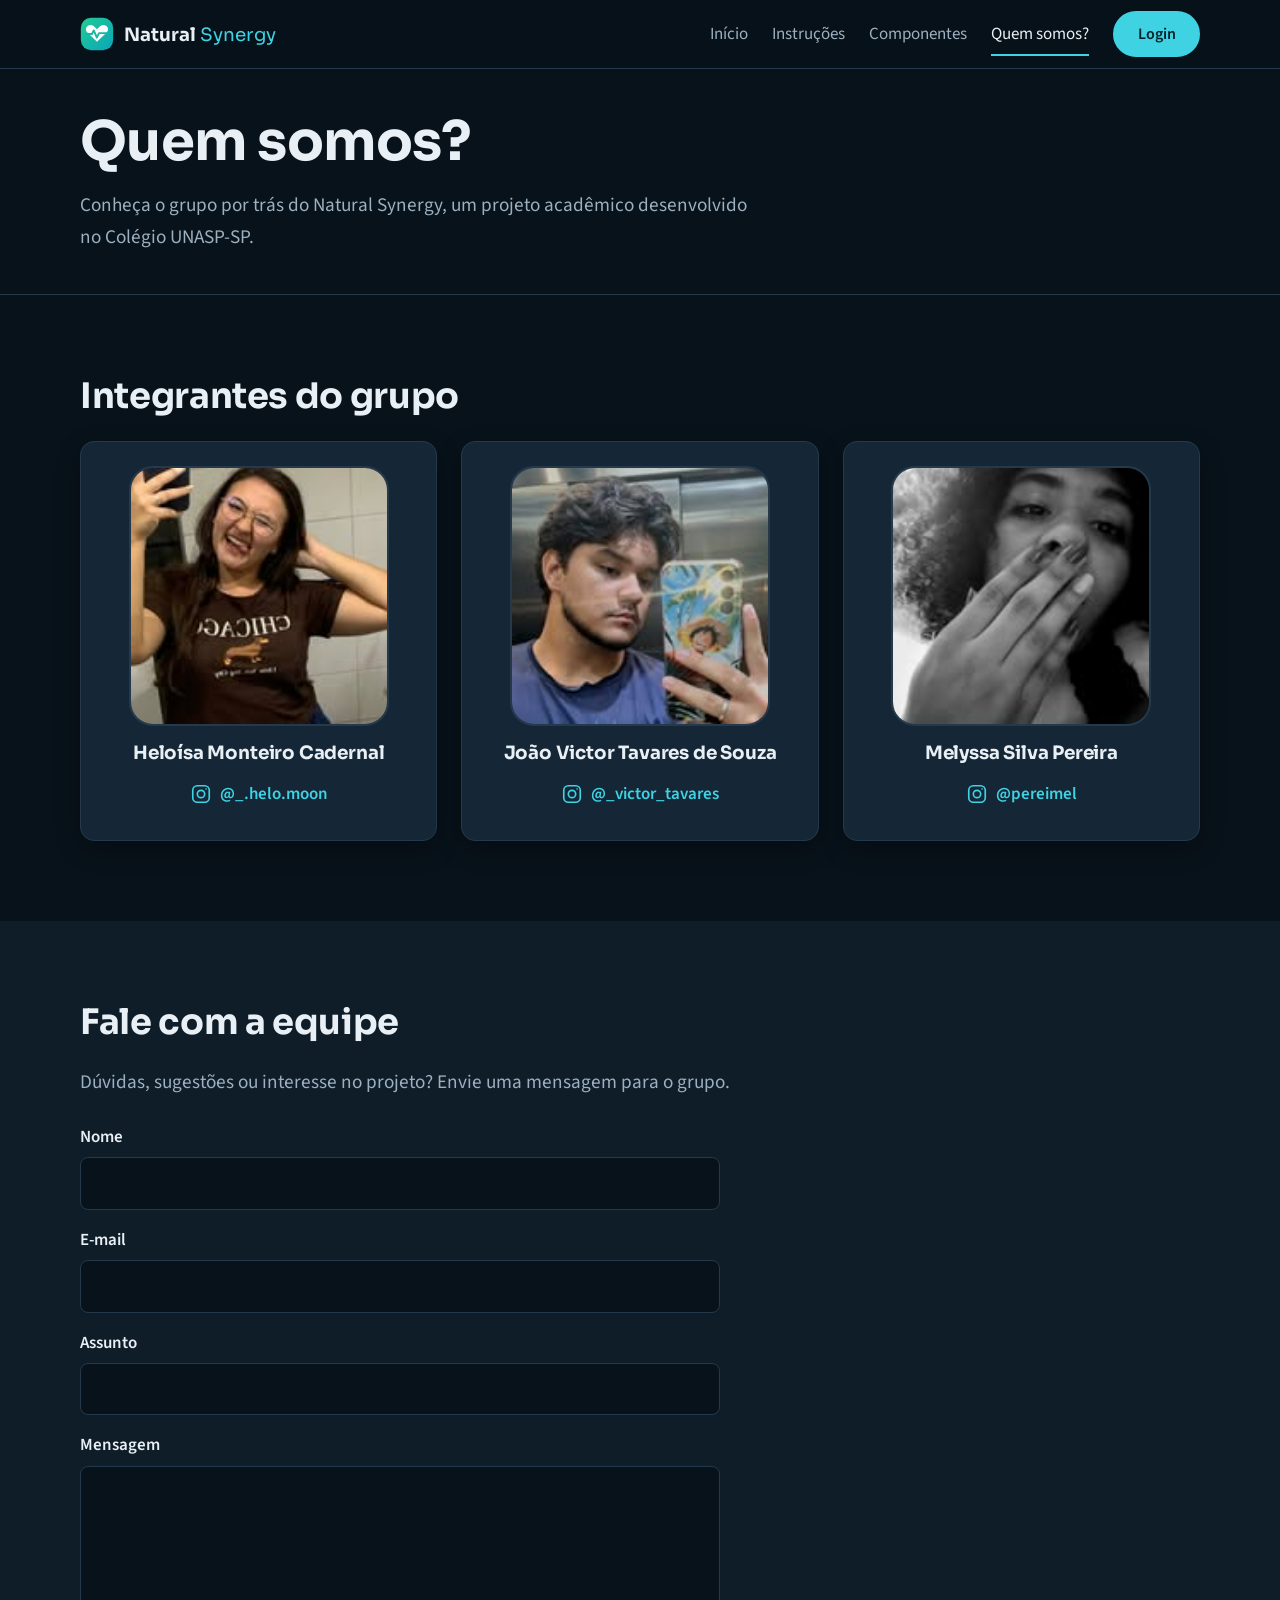
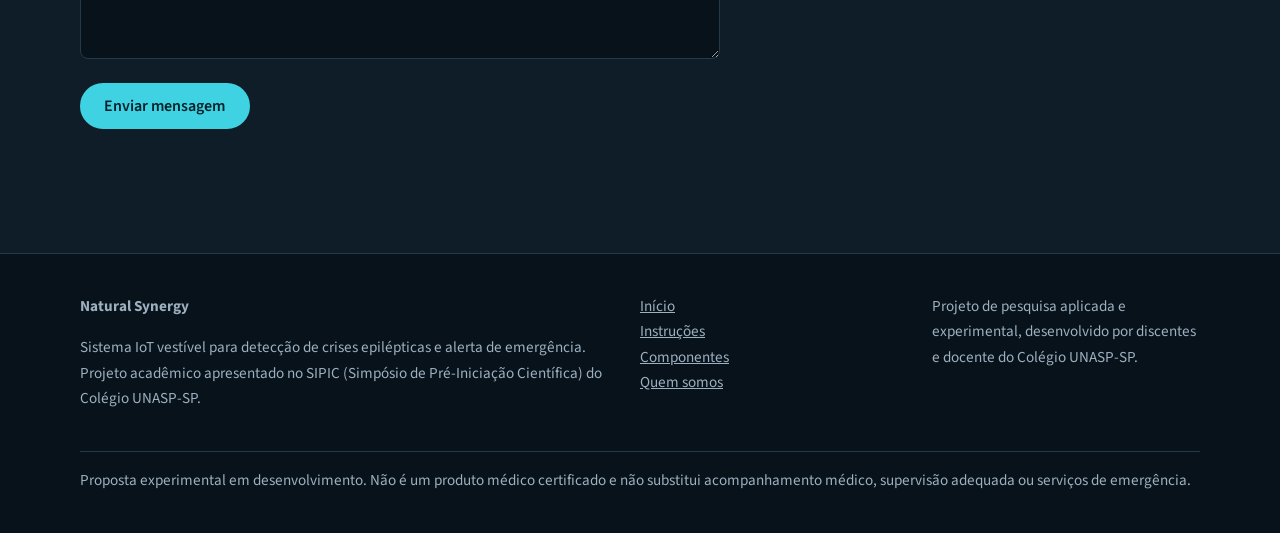
<file: frontend/pages/quem-somos.html>
<!DOCTYPE html>
<html lang="pt-BR">
    <head>
        <meta charset="utf-8">
        <meta name="viewport" content="width=device-width, initial-scale=1">
        <title>Quem somos | Natural Synergy</title>
        <meta name="description" content="Conheça os integrantes do grupo Natural Synergy e entre em contato com a equipe.">
        <link rel="icon" type="image/svg+xml" href="../imgs/natural-synergy-logo.svg">
        <link rel="apple-touch-icon" href="../imgs/natural-synergy-logo.svg">
        <link rel="preconnect" href="https://fonts.googleapis.com">
        <link rel="preconnect" href="https://fonts.gstatic.com" crossorigin>
        <link rel="stylesheet" href="https://fonts.googleapis.com/css2?family=Sora:wght@400;600;700&family=Source+Sans+3:wght@400;600&display=swap">
        <link rel="stylesheet" href="../css/quem-somos.css">
    </head>

    <body>

        <a class="skip-link" href="#conteudo">Ir para o conteúdo</a>

        <header class="site-header">
            <div class="container">
                <a class="brand" href="../index.html" aria-label="Natural Synergy, página inicial">
                    <img src="../imgs/natural-synergy-logo.svg" alt="" aria-hidden="true">
                    <p style="margin:0">
                        Natural
                        <span>Synergy</span>
                    </p>
                </a>
                <button class="nav-toggle" aria-expanded="false" aria-controls="site-nav" aria-label="Abrir menu">Menu</button>
                <nav class="site-nav" id="site-nav" aria-label="Principal">
                    <ul>
                        <li>
                            <a href="../index.html">Início</a>
                        </li>
                        <li>
                            <a href="./instrucoes.html">Instruções</a>
                        </li>
                        <li>
                            <a href="./produto.html">Componentes</a>
                        </li>
                        <li>
                            <a href="quem-somos.html" aria-current="page">Quem somos?</a>
                        </li>
                        <li>
                            <a class="btn btn--primary" href="./login.html">Login</a>
                        </li>
                    </ul>
                </nav>
            </div>
        </header>

        <main id="conteudo">

            <section class="page-hero">
                <div class="container">
                    <h1>Quem somos?</h1>
                    <p class="lead">Conheça o grupo por trás do Natural Synergy, um projeto acadêmico desenvolvido no Colégio UNASP-SP.</p>
                </div>
            </section>

            <section class="section" id="equipe">
                <div class="container">
                    <h2 class="section-title">Integrantes do grupo</h2>
                    <ul class="team-grid">

                        <li>
                            <article class="member-card">
                                <figure class="member-photo">
                                    <img src="../imgs/heloisa.png" alt="Foto de Heloísa Monteiro Cadernal">
                                </figure>
                                <h3>Heloísa Monteiro Cadernal</h3>
                                <a class="member-social" href="https://www.instagram.com/_.helo.moon/" target="_blank" rel="noopener noreferrer" aria-label="Instagram de Heloísa Monteiro Cadernal: @_.helo.moon (abre em nova aba)">
                                    <svg viewBox="0 0 24 24" fill="none" stroke="currentColor" stroke-width="1.8" stroke-linecap="round" stroke-linejoin="round" aria-hidden="true">
                                        <rect x="3" y="3" width="18" height="18" rx="5"/>
                                        <circle cx="12" cy="12" r="4"/>
                                        <path d="M17.5 6.5h.01"/>
                                    </svg>
                                    @_.helo.moon
                                </a>
                            </article>
                        </li>

                        <li>
                            <article class="member-card">
                                <figure class="member-photo">
                                    <img src="../imgs/joao.png" alt="Foto de João Victor Tavares de Souza">
                                </figure>
                                <h3>João Victor Tavares de Souza</h3>
                                <a class="member-social" href="https://www.instagram.com/_victor_tavares/" target="_blank" rel="noopener noreferrer" aria-label="Instagram de João Victor Tavares de Souza: @_victor_tavares (abre em nova aba)">
                                    <svg viewBox="0 0 24 24" fill="none" stroke="currentColor" stroke-width="1.8" stroke-linecap="round" stroke-linejoin="round" aria-hidden="true">
                                        <rect x="3" y="3" width="18" height="18" rx="5"/>
                                        <circle cx="12" cy="12" r="4"/>
                                        <path d="M17.5 6.5h.01"/>
                                    </svg>
                                    @_victor_tavares
                                </a>
                            </article>
                        </li>

                        <li>
                            <article class="member-card">
                                <figure class="member-photo">
                                    <img src="../imgs/melyssa.png" alt="Foto de Melyssa Silva Pereira">
                                </figure>
                                <h3>Melyssa Silva Pereira</h3>
                                <a class="member-social" href="https://www.instagram.com/pereimel/" target="_blank" rel="noopener noreferrer" aria-label="Instagram de Melyssa Silva Pereira: @pereimel (abre em nova aba)">
                                    <svg viewBox="0 0 24 24" fill="none" stroke="currentColor" stroke-width="1.8" stroke-linecap="round" stroke-linejoin="round" aria-hidden="true">
                                        <rect x="3" y="3" width="18" height="18" rx="5"/>
                                        <circle cx="12" cy="12" r="4"/>
                                        <path d="M17.5 6.5h.01"/>
                                    </svg>
                                    @pereimel
                                </a>
                            </article>
                        </li>

                    </ul>
                </div>
            </section>

            <section class="section section--alt" id="contato">
                <div class="container">
                    <h2 class="section-title">Fale com a equipe</h2>
                    <p class="lead">Dúvidas, sugestões ou interesse no projeto? Envie uma mensagem para o grupo.</p>

                    <form class="contact-form" id="contact-form" novalidate>
                        <div class="form-field">
                            <label for="cf-nome">Nome</label>
                            <input type="text" id="cf-nome" name="nome" autocomplete="name" required>
                        </div>
                        <div class="form-field">
                            <label for="cf-email">E-mail</label>
                            <input type="email" id="cf-email" name="email" autocomplete="email" required>
                        </div>
                        <div class="form-field">
                            <label for="cf-assunto">Assunto</label>
                            <input type="text" id="cf-assunto" name="assunto" required>
                        </div>
                        <div class="form-field">
                            <label for="cf-mensagem">Mensagem</label>
                            <textarea id="cf-mensagem" name="mensagem" rows="6" required></textarea>
                        </div>
                        <div class="btn-row">
                            <button class="btn btn--primary" type="submit">Enviar mensagem</button>
                        </div>
                        <p class="form-status" id="form-status" role="status" aria-live="polite"></p>
                    </form>
                    <noscript>
                        <p>Ative o JavaScript para usar o formulário de contato.</p>
                    </noscript>
                </div>
            </section>

        </main>

        <footer class="site-footer">
            <div class="container">
                <div>
                    <p>
                        <strong>Natural Synergy</strong>
                    </p>
                    <p>Sistema IoT vestível para detecção de crises epilépticas e alerta de emergência. Projeto acadêmico apresentado no SIPIC (Simpósio de Pré-Iniciação Científica) do Colégio UNASP-SP.</p>
                </div>
                <nav aria-label="Rodapé">
                    <ul>
                        <li>
                            <a href="../index.html">Início</a>
                        </li>
                        <li>
                            <a href="instrucoes.html">Instruções</a>
                        </li>
                        <li>
                            <a href="produto.html">Componentes</a>
                        </li>
                        <li>
                            <a href="quem-somos.html">Quem somos</a>
                        </li>
                    </ul>
                </nav>
                <p>Projeto de pesquisa aplicada e experimental, desenvolvido por discentes e docente do Colégio UNASP-SP.</p>
                <p class="notice">Proposta experimental em desenvolvimento. Não é um produto médico certificado e não substitui acompanhamento médico, supervisão adequada ou serviços de emergência.</p>
            </div>
        </footer>

        <script src="../js/script.js"></script>

    </body>

</html>
</file>
<file: frontend/css/global.css>
/* Natural Synergy - estilos compartilhados (reutilizáveis na Etapa 2) */
:root {
    --c-bg: #08121a;
    --c-surface: #0f1d29;
    --c-surface-2: #152736;
    --c-line: #24394b;
    --c-text: #e8eff5;
    --c-muted: #9db0c0;
    --c-accent: #3fd2e3;
    --c-care: #5eeab5;
    --c-on-accent: #04222a;
    --f-body: "Source Sans 3","Segoe UI",system-ui,sans-serif;
    --f-head: "Sora","Segoe UI",system-ui,sans-serif;
    --s-1: .5rem;
    --s-2: 1rem;
    --s-3: 1.5rem;
    --s-4: 2.5rem;
    --s-5: 5rem;
    --r-sm: 8px;
    --r-md: 14px;
    --r-lg: 24px;
    --shadow: 0 8px 24px rgba(0,0,0,.28);
    --w-max: 1120px;
    --w-read: 68ch;
}

*,*::before,*::after {
    box-sizing: border-box;
}

html {
    scroll-behavior: smooth;
}

body {
    margin: 0;
    background: var(--c-bg);
    color: var(--c-text);
    font: 1.0625rem/1.65 var(--f-body);
}

img,svg {
    max-width: 100%;
    height: auto;
}

h1,h2,h3 {
    font-family: var(--f-head);
    line-height: 1.2;
    margin: 0 0 var(--s-2);
    letter-spacing: -.01em;
}

h1 {
    font-size: clamp(2rem,5vw,3.4rem);
}

h2 {
    font-size: clamp(1.5rem,3vw,2.2rem);
}

h3 {
    font-size: 1.15rem;
}

p {
    margin: 0 0 var(--s-2);
    max-width: var(--w-read);
}

a {
    color: var(--c-accent);
}

:focus-visible {
    outline: 3px solid var(--c-care);
    outline-offset: 3px;
    border-radius: 4px;
}

.container {
    width: min(100% - 2rem,var(--w-max));
    margin-inline: auto;
}

.section {
    padding-block: var(--s-5);
}

.section--alt {
    background: var(--c-surface);
}

.section-title {
    margin-bottom: var(--s-3);
}

.lead {
    font-size: 1.2rem;
    color: var(--c-muted);
}

.skip-link {
    position: absolute;
    left: -999px;
}

.skip-link:focus {
    left: 1rem;
    top: 1rem;
    background: var(--c-accent);
    color: var(--c-on-accent);
    padding: .5rem 1rem;
    z-index: 99;
}

/* Cabeçalho */
.site-header {
    position: sticky;
    top: 0;
    z-index: 20;
    background: rgba(8,18,26,.92);
    backdrop-filter: blur(8px);
    border-bottom: 1px solid var(--c-line);
}

.site-header .container {
    display: flex;
    align-items: center;
    justify-content: space-between;
    gap: var(--s-2);
    min-height: 68px;
}

.brand {
    display: flex;
    align-items: center;
    gap: .6rem;
    color: var(--c-text);
    text-decoration: none;
    font: 700 1.15rem var(--f-head);
}

.brand img {
    width: 34px;
    height: 34px;
    flex-shrink: 0;
}

.brand span {
    font-weight: 400;
    color: var(--c-accent);
}

.nav-toggle {
    display: none;
    min-height: 44px;
    min-width: 44px;
    background: none;
    border: 1px solid var(--c-line);
    color: var(--c-text);
    border-radius: var(--r-sm);
    font: inherit;
    cursor: pointer;
}

.site-nav ul {
    display: flex;
    align-items: center;
    gap: var(--s-3);
    list-style: none;
    margin: 0;
    padding: 0;
}

.site-nav a:not(.btn) {
    color: var(--c-muted);
    text-decoration: none;
    padding: .5rem 0;
    border-bottom: 2px solid transparent;
}

.site-nav a:not(.btn):hover,.site-nav a[aria-current="page"] {
    color: var(--c-text);
    border-color: var(--c-accent);
}

/* Botões */
.btn {
    display: inline-flex;
    align-items: center;
    justify-content: center;
    min-height: 46px;
    padding: .65rem 1.4rem;
    border-radius: 999px;
    font: 600 1rem var(--f-body);
    text-decoration: none;
    border: 2px solid var(--c-accent);
    cursor: pointer;
    transition: background .2s;
}

.btn--primary {
    background: var(--c-accent);
    color: var(--c-on-accent);
}

.btn--primary:hover {
    background: var(--c-care);
    border-color: var(--c-care);
}

.btn--ghost {
    background: transparent;
    color: var(--c-text);
}

.btn--ghost:hover {
    background: var(--c-surface-2);
}

.btn-row {
    display: flex;
    flex-wrap: wrap;
    gap: var(--s-2);
    margin-top: var(--s-3);
}

/* Hero */
.hero {
    padding-block: var(--s-5);
    background: radial-gradient(60% 80% at 85% 20%,rgba(63,210,227,.14),transparent 70%);
}

.hero .container {
    display: grid;
    grid-template-columns: 1.1fr .9fr;
    gap: var(--s-4);
    align-items: center;
}

.hero-content p {
    font-size: 1.2rem;
    color: var(--c-muted);
}

.hero-visual {
    margin: 0;
}

.hero-visual figcaption {
    font-size: .9rem;
    color: var(--c-muted);
    margin-top: var(--s-1);
}

.page-hero {
    padding-block: var(--s-4) var(--s-3);
    border-bottom: 1px solid var(--c-line);
}

/* Cards e grades */
.feature-grid {
    display: grid;
    gap: var(--s-3);
    grid-template-columns: repeat(auto-fit,minmax(240px,1fr));
    list-style: none;
    padding: 0;
    margin: 0;
}

.feature-card {
    background: var(--c-surface-2);
    border: 1px solid var(--c-line);
    border-radius: var(--r-md);
    padding: var(--s-3);
    box-shadow: var(--shadow);
}

.section--alt .feature-card {
    background: var(--c-bg);
}

.feature-card p {
    margin: 0;
    color: var(--c-muted);
}

.icon {
    width: 40px;
    height: 40px;
    color: var(--c-accent);
    margin-bottom: var(--s-2);
}

.callout {
    border-left: 4px solid var(--c-care);
    background: var(--c-surface-2);
    padding: var(--s-2) var(--s-3);
    border-radius: 0 var(--r-sm) var(--r-sm) 0;
    max-width: var(--w-read);
}

.callout p {
    margin: 0;
}

.goal {
    font: 500 clamp(1.2rem,2.4vw,1.6rem)/1.5 var(--f-head);
    max-width: none;
    border-left: 4px solid var(--c-accent);
    padding-left: var(--s-3);
}

/* Rodapé */
.site-footer {
    border-top: 1px solid var(--c-line);
    padding-block: var(--s-4);
    color: var(--c-muted);
    font-size: .95rem;
}

.site-footer .container {
    display: grid;
    grid-template-columns: 2fr 1fr 1fr;
    gap: var(--s-3);
}

.site-footer ul {
    list-style: none;
    margin: 0;
    padding: 0;
}

.site-footer a {
    color: var(--c-muted);
}

.site-footer .notice {
    grid-column: 1/-1;
    border-top: 1px solid var(--c-line);
    padding-top: var(--s-2);
    max-width: none;
    margin: 0;
}

/* Responsivo */
@media (max-width:900px) {
    .hero .container,.site-footer .container {
        grid-template-columns: 1fr;
    }

}

@media (max-width:720px) {
    .section {
        padding-block: var(--s-4);
    }

    .nav-toggle {
        display: inline-block;
    }

    .site-nav {
        display: none;
        position: absolute;
        left: 0;
        right: 0;
        top: 100%;
        background: var(--c-surface);
        border-bottom: 1px solid var(--c-line);
        padding: var(--s-2) 1rem;
    }

    .site-nav.is-open {
        display: block;
    }

    .site-nav ul {
        flex-direction: column;
        align-items: stretch;
        gap: 0;
    }

    .site-nav li a:not(.btn) {
        display: flex;
        min-height: 48px;
        align-items: center;
    }

    .btn-row .btn {
        width: 100%;
    }

}

@media (prefers-reduced-motion:reduce) {
    * {
        animation: none!important;
        transition: none!important;
        scroll-behavior: auto!important;
    }

}
</file>
<file: frontend/css/instrucoes.css>
/* Instruções */
.steps-list,
.flow {
    list-style: none;
    margin: 0;
    padding: 0;
    counter-reset: step;
}

.flow {
    display: grid;
    grid-template-columns: repeat(4, 1fr);
    gap: var(--s-3);
}

.flow li,
.steps-list li {
    counter-increment: step;
    background: var(--c-surface-2);
    border: 1px solid var(--c-line);
    border-radius: var(--r-md);
    padding: var(--s-3);
}

.flow li::before,
.steps-list li::before {
    content: counter(step);
    display: grid;
    place-items: center;
    width: 34px;
    height: 34px;
    border-radius: 50%;
    background: var(--c-accent);
    color: var(--c-on-accent);
    font: 700 1rem var(--f-head);
    margin-bottom: var(--s-2);
}

.flow p,
.steps-list p {
    margin: 0;
    color: var(--c-muted);
}

.steps-list {
    display: grid;
    gap: var(--s-2);
}

.diagram {
    display: flex;
    flex-wrap: wrap;
    align-items: stretch;
    gap: var(--s-3);
    list-style: none;
    padding: 0;
    margin: 0 0 var(--s-2);
}

.diagram li {
    flex: 1 1 140px;
    text-align: center;
    background: var(--c-surface-2);
    border: 1px solid var(--c-line);
    border-radius: var(--r-md);
    padding: var(--s-2);
    position: relative;
}

.diagram li + li::before {
    content: "\2192";
    position: absolute;
    left: -1.3rem;
    top: 50%;
    transform: translateY(-50%);
    color: var(--c-accent);
    font-weight: 700;
}

.diagram-alt {
    border: 2px dashed var(--c-care);
    border-radius: var(--r-md);
    padding: var(--s-2);
    text-align: center;
    max-width: var(--w-read);
}

.video-placeholder {
    aspect-ratio: 16/9;
    display: grid;
    place-items: center;
    align-content: center;
    text-align: center;
    background: linear-gradient(135deg, var(--c-surface-2), var(--c-bg));
    border: 2px dashed var(--c-line);
    border-radius: var(--r-lg);
    padding: var(--s-3);
}

.video-placeholder svg {
    width: 72px;
    height: 72px;
    color: var(--c-muted);
}

.video-frame {
    width: 100%;
    aspect-ratio: 16/9;
    border: 0;
    border-radius: var(--r-lg);
}

.faq details {
    background: var(--c-surface-2);
    border: 1px solid var(--c-line);
    border-radius: var(--r-md);
    margin-bottom: var(--s-1);
}

.faq summary {
    cursor: pointer;
    padding: var(--s-2) var(--s-3);
    font-weight: 600;
    min-height: 44px;
}

.faq details p {
    padding: 0 var(--s-3);
    color: var(--c-muted);
}

@media (max-width:900px) {
    .flow {
        grid-template-columns: 1fr 1fr;
    }
}

@media (max-width:720px) {
    .flow {
        grid-template-columns: 1fr;
    }

    .diagram {
        flex-direction: column;
    }

    .diagram li + li::before {
        content: "\2193";
        left: 50%;
        top: -1.5rem;
        transform: translateX(-50%);
    }
}
</file>
<file: frontend/css/login.css>
/* Login: layout e formulário (usa as variáveis e componentes de global.css) */
:root {
    --c-error: #ff8a80;
}

.auth {
    padding-block: var(--s-5);
    min-height: calc(100vh - 68px);
    display: grid;
    align-items: center;
    background: radial-gradient(60% 80% at 15% 10%, rgba(63, 210, 227, 0.12), transparent 70%);
}

.auth__grid {
    display: grid;
    grid-template-columns: 1.1fr .9fr;
    gap: var(--s-4);
    align-items: center;
}

.auth__intro .callout {
    margin-top: var(--s-3);
}

/* Cartão do formulário */
.auth-card {
    width: 100%;
    max-width: 460px;
    justify-self: end;
    background: var(--c-surface);
    border: 1px solid var(--c-line);
    border-radius: var(--r-lg);
    padding: var(--s-4) var(--s-3);
    box-shadow: var(--shadow);
}

.auth-card h2 {
    margin-bottom: var(--s-3);
}

.auth-form {
    display: grid;
    gap: var(--s-2);
}

.form-field {
    display: grid;
    gap: .4rem;
}

.form-field label {
    font-weight: 600;
}

.form-field input[type="email"],
.form-field input[type="text"],
.form-field input[type="password"] {
    width: 100%;
    min-height: 48px;
    padding: .7rem 1rem;
    background: var(--c-bg);
    color: var(--c-text);
    border: 1px solid var(--c-line);
    border-radius: var(--r-sm);
    font: inherit;
}

.form-field input:hover {
    border-color: var(--c-muted);
}

.form-field [aria-invalid="true"] {
    border-color: var(--c-error);
}

.field-error {
    margin: 0;
    font-size: .95rem;
    color: var(--c-error);
}

/* Campo de senha com botão mostrar/ocultar */
.password-wrap {
    position: relative;
}

.password-wrap input {
    padding-right: 3.2rem;
}

.password-toggle {
    position: absolute;
    top: 50%;
    right: .25rem;
    transform: translateY(-50%);
    display: grid;
    place-items: center;
    width: 44px;
    height: 44px;
    background: none;
    border: 0;
    border-radius: var(--r-sm);
    color: var(--c-muted);
    cursor: pointer;
}

.password-toggle:hover,
.password-toggle[aria-pressed="true"] {
    color: var(--c-accent);
}

.password-toggle svg {
    width: 22px;
    height: 22px;
}

/* Checkbox */
.check {
    display: flex;
    align-items: center;
    gap: .65rem;
    min-height: 44px;
    cursor: pointer;
    color: var(--c-muted);
}

.check input {
    width: 20px;
    height: 20px;
    accent-color: var(--c-accent);
    flex-shrink: 0;
}

/* Status do envio */
.form-status {
    margin: 0;
    min-height: 1.65em;
    max-width: none;
    color: var(--c-muted);
}

.form-status--ok {
    color: var(--c-care);
}

.form-status--error {
    color: var(--c-error);
}

/* Botão de envio */
.btn--block {
    width: 100%;
}

.btn[disabled] {
    opacity: .7;
    cursor: progress;
}

.btn.is-loading .btn__label::after {
    content: "";
    display: inline-block;
    width: 1em;
    height: 1em;
    margin-left: .6rem;
    vertical-align: -.15em;
    border: 2px solid currentColor;
    border-right-color: transparent;
    border-radius: 50%;
    animation: auth-spin .7s linear infinite;
}

@keyframes auth-spin {
    to {
        transform: rotate(360deg);
    }
}

/* Responsivo */
@media (max-width:900px) {
    .auth__grid {
        grid-template-columns: 1fr;
    }

    .auth-card {
        justify-self: stretch;
        max-width: none;
    }
}

@media (max-width:720px) {
    .auth {
        padding-block: var(--s-4);
        min-height: 0;
    }
}
</file>
<file: frontend/css/produto.css>
/* Componentes e orçamento */
.component-grid {
    display: grid;
    gap: var(--s-3);
    grid-template-columns: repeat(auto-fit, minmax(240px, 1fr));
    list-style: none;
    padding: 0;
    margin: 0;
}

.component-card {
    display: flex;
    flex-direction: column;
    height: 100%;
    background: var(--c-surface-2);
    border: 1px solid var(--c-line);
    border-radius: var(--r-md);
    padding: var(--s-3);
    box-shadow: var(--shadow);
}

.component-card .icon {
    margin-bottom: 0;
}

.component-card p {
    margin: 0;
    color: var(--c-muted);
}

.component-card__price {
    display: flex;
    align-items: center;
    justify-content: center;
    min-height: 76px;
    margin: auto calc(-1 * var(--s-3)) calc(-1 * var(--s-3));
    padding: var(--s-2) var(--s-3);
    background: rgba(63, 210, 227, 0.06);
    border-top: 1px solid var(--c-line);
    border-radius: 0 0 var(--r-md) var(--r-md);
    color: var(--c-accent);
    font: 700 clamp(1.5rem, 3vw, 1.9rem)/1.2 var(--f-head);
    text-align: center;
}

.component-card__price--pending {
    color: var(--c-muted);
    font-size: 1.35rem;
    font-style: italic;
}

.budget-summary {
    display: grid;
    grid-template-columns: repeat(auto-fit, minmax(200px, 1fr));
    gap: var(--s-2);
    margin: 0 0 var(--s-2);
}

.budget-summary div {
    background: var(--c-surface-2);
    border: 1px solid var(--c-line);
    border-radius: var(--r-md);
    padding: var(--s-3);
}

.budget-summary dt {
    color: var(--c-muted);
    font-size: .95rem;
}

.budget-summary dd {
    margin: 0;
    font: 700 1.6rem var(--f-head);
}
</file>
<file: frontend/css/quem-somos.css>
@import url('./global.css');

/* Quem somos: equipe */
.team-grid {
    display: grid;
    gap: var(--s-3);
    grid-template-columns: repeat(auto-fit,minmax(260px,1fr));
    list-style: none;
    padding: 0;
    margin: 0;
}

.member-card {
    display: flex;
    flex-direction: column;
    align-items: center;
    height: 100%;
    text-align: center;
    background: var(--c-surface-2);
    border: 1px solid var(--c-line);
    border-radius: var(--r-md);
    padding: var(--s-3);
    box-shadow: var(--shadow);
}

.member-photo {
    display: grid;
    place-items: center;
    width: 100%;
    max-width: 260px;
    aspect-ratio: 1;
    margin: 0 auto var(--s-2);
    overflow: hidden;
    background: linear-gradient(135deg,var(--c-surface),var(--c-bg));
    border: 2px solid var(--c-line);
    border-radius: var(--r-lg);
    color: var(--c-muted);
}

.member-photo svg {
    width: 72px;
    height: 72px;
}

.member-photo figcaption {
    font-size: .9rem;
}

.member-photo img {
    display: block;
    width: 100%;
    height: 100%;
    object-fit: cover;
    object-position: center;
}

.member-card h3 {
    margin-bottom: var(--s-1);
}

.member-social {
    display: inline-flex;
    align-items: center;
    gap: .5rem;
    min-height: 44px;
    margin-top: auto;
    color: var(--c-accent);
    text-decoration: none;
    font-weight: 600;
    overflow-wrap: anywhere;
}

.member-social:hover {
    color: var(--c-care);
    text-decoration: underline;
}

.member-social svg {
    width: 22px;
    height: 22px;
    flex-shrink: 0;
}

/* Formulário de contato */
.contact-form {
    display: grid;
    gap: var(--s-2);
    max-width: 640px;
    margin-top: var(--s-3);
}

.form-field {
    display: grid;
    gap: .4rem;
}

.form-field label {
    font-weight: 600;
}

.form-field input,
.form-field textarea {
    width: 100%;
    min-height: 46px;
    padding: .7rem 1rem;
    background: var(--c-bg);
    color: var(--c-text);
    border: 1px solid var(--c-line);
    border-radius: var(--r-sm);
    font: inherit;
}

.form-field textarea {
    resize: vertical;
}

.form-field input:hover,
.form-field textarea:hover {
    border-color: var(--c-muted);
}

.form-field [aria-invalid="true"] {
    border-color: #ff8a80;
}

.contact-form .btn-row {
    margin-top: var(--s-1);
}

.form-status {
    margin: 0;
    min-height: 1.65em;
    color: var(--c-muted);
}

.form-status--ok {
    color: var(--c-care);
}

.form-status--error {
    color: #ff8a80;
}

@media (max-width:720px) {
    .contact-form .btn {
        width: 100%;
    }
}
</file>
